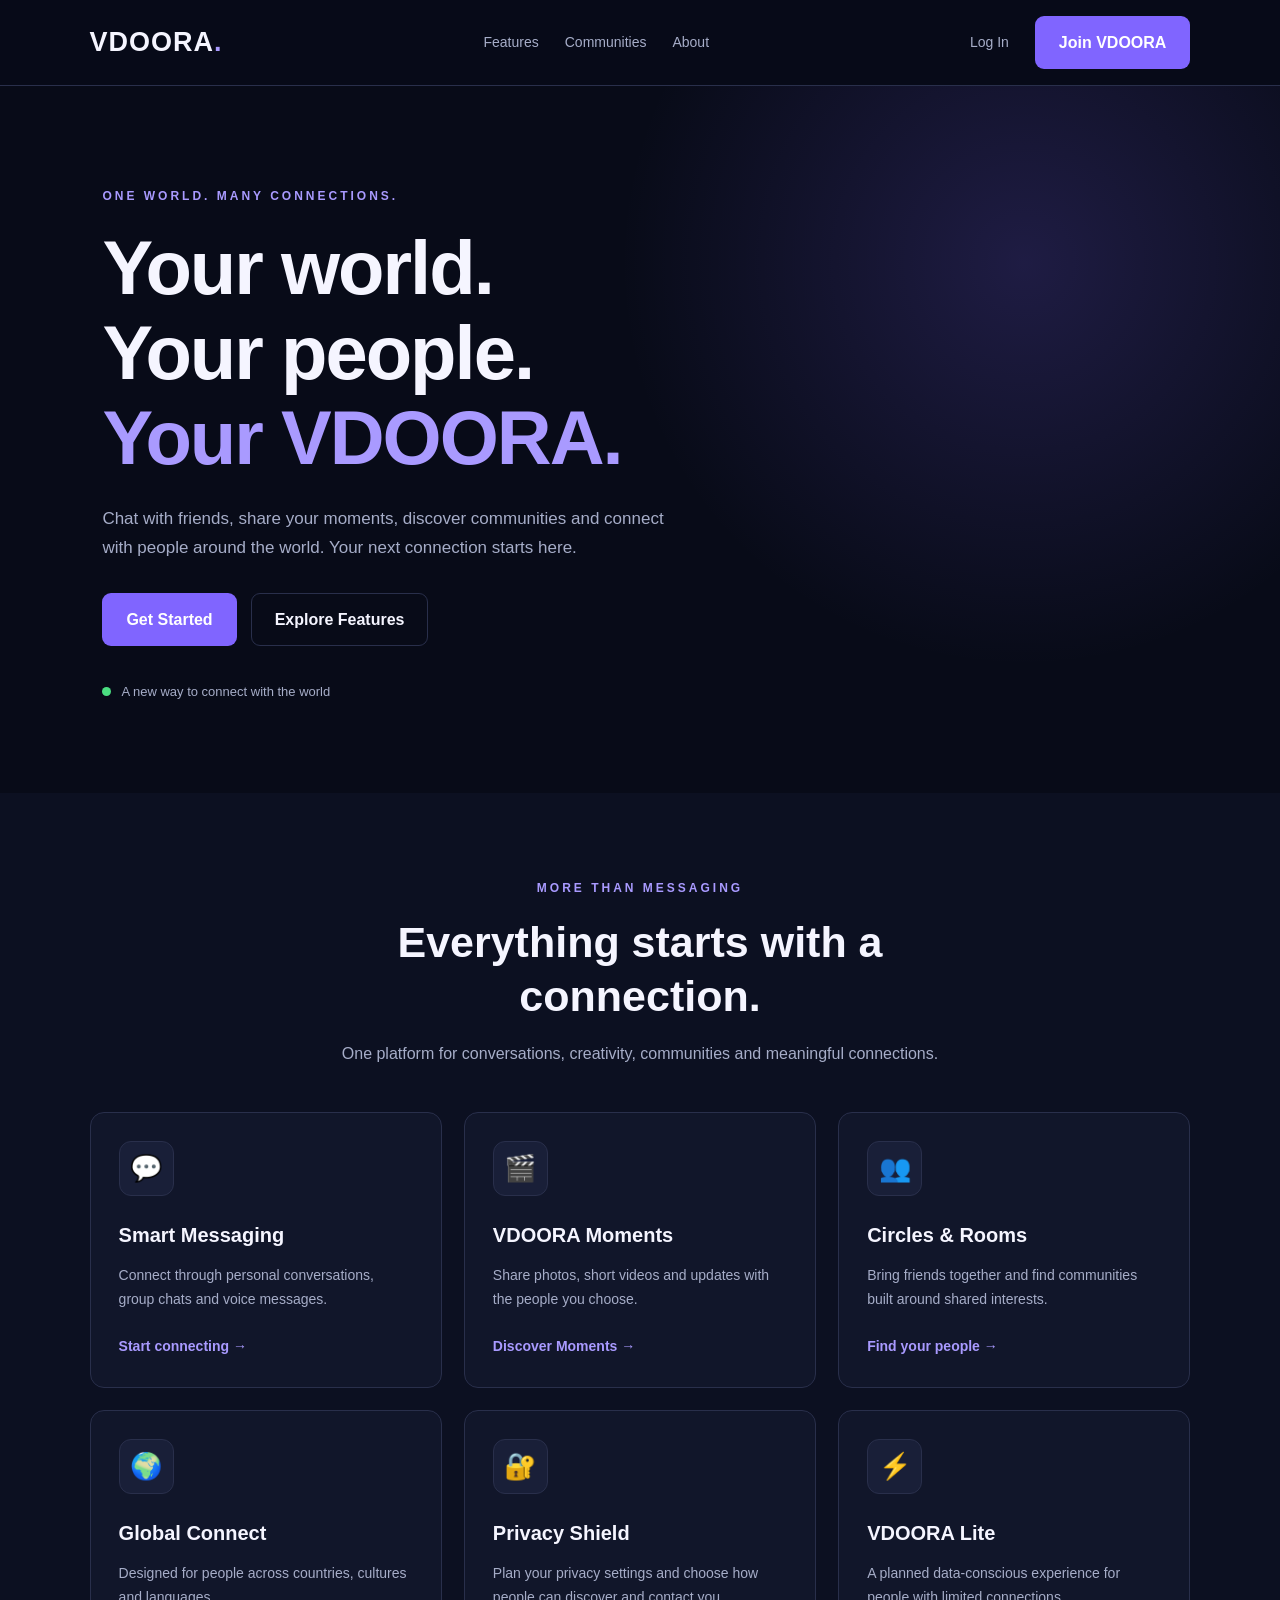
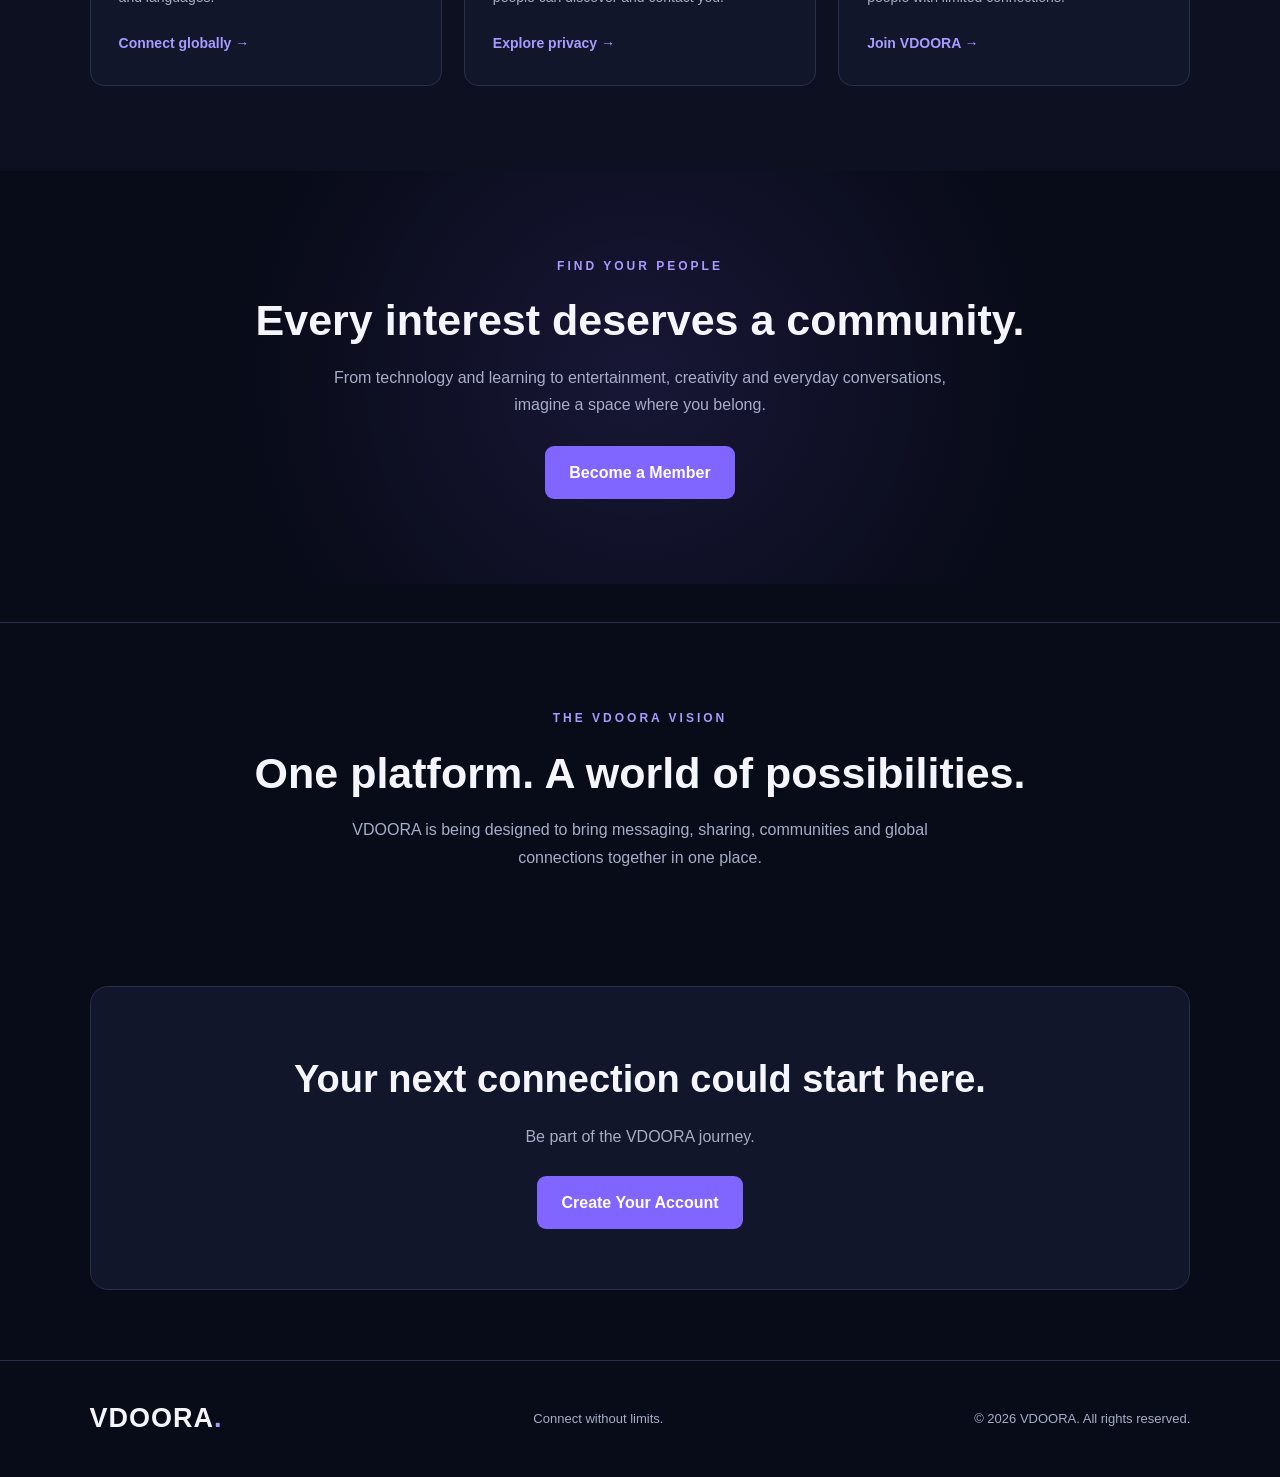
<file: index.html>
<!DOCTYPE html>
<html lang="en">
<head>
    <meta charset="UTF-8">
    <meta name="viewport" content="width=device-width, initial-scale=1.0">
    <meta name="description" content="VDOORA brings people together through messaging, moments and communities.">
    <title>VDOORA | Connect Without Limits</title>
    <link rel="stylesheet" href="style.css">
</head>
<body>

    <header class="site-header">
        <a href="index.html" class="logo">VDOORA<span>.</span></a>

        <nav class="main-nav">
            <a href="#features">Features</a>
            <a href="#communities">Communities</a>
            <a href="#about">About</a>
        </nav>

        <div class="header-actions">
            <a href="login.html" class="login-link">Log In</a>
            <a href="signup.html" class="btn btn-primary">Join VDOORA</a>
        </div>
    </header>

    <main>
        <section class="hero">
            <p class="eyebrow">ONE WORLD. MANY CONNECTIONS.</p>

            <h1>Your world.<br>
                Your people.<br>
                <span>Your VDOORA.</span>
            </h1>

            <p class="hero-text">
                Chat with friends, share your moments, discover
                communities and connect with people around the world.
                Your next connection starts here.
            </p>

            <div class="hero-actions">
                <a href="signup.html" class="btn btn-primary">
                    Get Started
                </a>

                <a href="#features" class="btn btn-outline">
                    Explore Features
                </a>
            </div>

            <div class="hero-note">
                <span class="status-dot"></span>
                A new way to connect with the world
            </div>
        </section>

        <section class="features section" id="features">
            <div class="section-heading">
                <p class="eyebrow">MORE THAN MESSAGING</p>
                <h2>Everything starts with a connection.</h2>
                <p>
                    One platform for conversations, creativity,
                    communities and meaningful connections.
                </p>
            </div>

            <div class="feature-grid">

                <article class="feature-card">
                    <div class="feature-icon">💬</div>
                    <h3>Smart Messaging</h3>
                    <p>
                        Connect through personal conversations,
                        group chats and voice messages.
                    </p>
                    <a href="signup.html">Start connecting →</a>
                </article>

                <article class="feature-card">
                    <div class="feature-icon">🎬</div>
                    <h3>VDOORA Moments</h3>
                    <p>
                        Share photos, short videos and updates
                        with the people you choose.
                    </p>
                    <a href="signup.html">Discover Moments →</a>
                </article>

                <article class="feature-card">
                    <div class="feature-icon">👥</div>
                    <h3>Circles & Rooms</h3>
                    <p>
                        Bring friends together and find communities
                        built around shared interests.
                    </p>
                    <a href="signup.html">Find your people →</a>
                </article>

                <article class="feature-card">
                    <div class="feature-icon">🌍</div>
                    <h3>Global Connect</h3>
                    <p>
                        Designed for people across countries,
                        cultures and languages.
                    </p>
                    <a href="signup.html">Connect globally →</a>
                </article>

                <article class="feature-card">
                    <div class="feature-icon">🔐</div>
                    <h3>Privacy Shield</h3>
                    <p>
                        Plan your privacy settings and choose
                        how people can discover and contact you.
                    </p>
                    <a href="signup.html">Explore privacy →</a>
                </article>

                <article class="feature-card">
                    <div class="feature-icon">⚡</div>
                    <h3>VDOORA Lite</h3>
                    <p>
                        A planned data-conscious experience
                        for people with limited connections.
                    </p>
                    <a href="signup.html">Join VDOORA →</a>
                </article>

            </div>
        </section>

        <section class="community-section section" id="communities">
            <p class="eyebrow">FIND YOUR PEOPLE</p>
            <h2>Every interest deserves a community.</h2>
            <p>
                From technology and learning to entertainment,
                creativity and everyday conversations,
                imagine a space where you belong.
            </p>
            <a href="signup.html" class="btn btn-primary">
                Become a Member
            </a>
        </section>

        <section class="about-section section" id="about">
            <p class="eyebrow">THE VDOORA VISION</p>
            <h2>One platform. A world of possibilities.</h2>
            <p>
                VDOORA is being designed to bring messaging,
                sharing, communities and global connections
                together in one place.
            </p>
        </section>

        <section class="final-cta">
            <h2>Your next connection could start here.</h2>
            <p>Be part of the VDOORA journey.</p>
            <a href="signup.html" class="btn btn-primary">
                Create Your Account
            </a>
        </section>
    </main>

    <footer class="site-footer">
        <a href="index.html" class="logo">VDOORA<span>.</span></a>
        <p>Connect without limits.</p>
        <p>&copy; 2026 VDOORA. All rights reserved.</p>
    </footer>
<script src="script.js"></script>
</body>
</html>
</file>
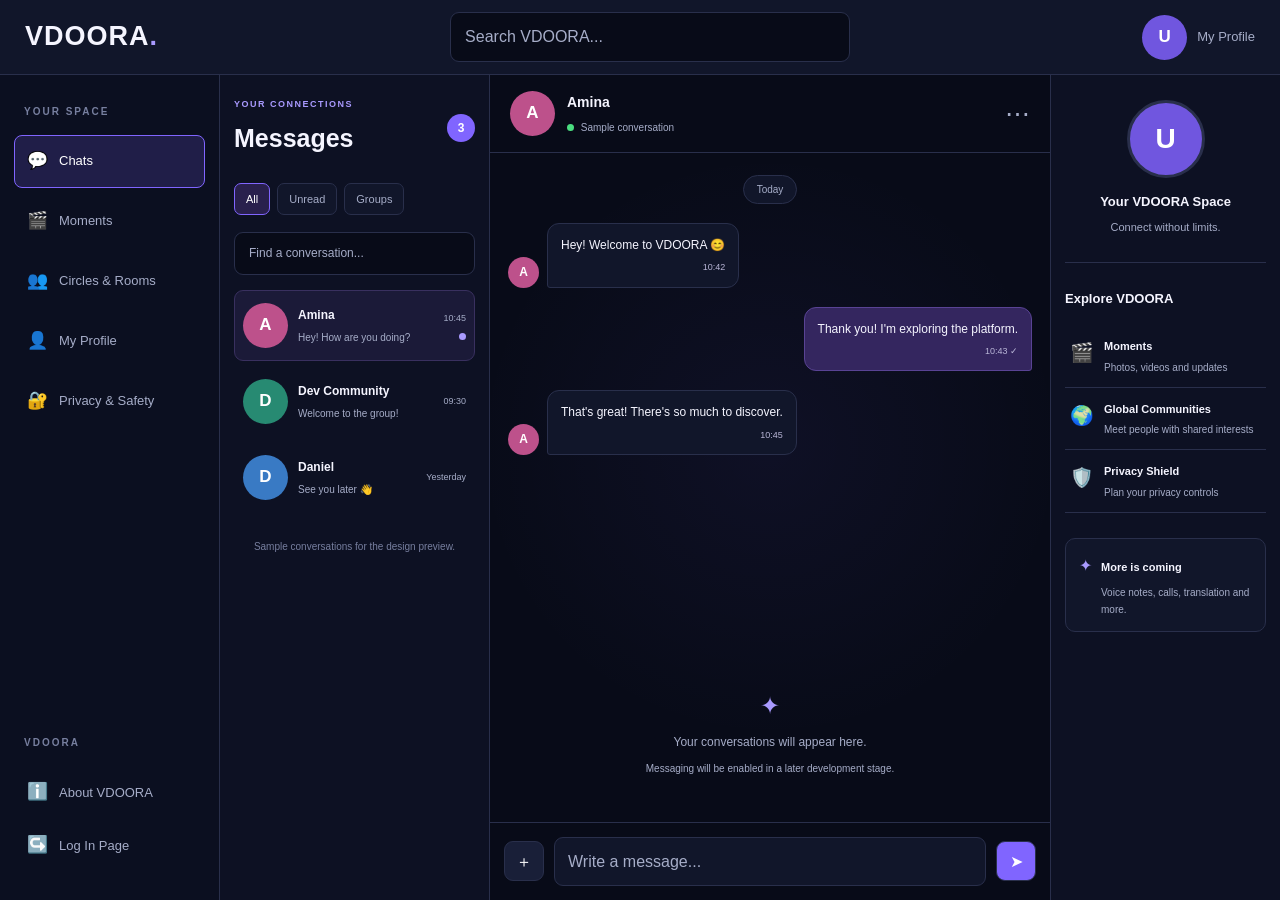
<file: chat.html>
<!DOCTYPE html>
<html lang="en">
<head>
    <meta charset="UTF-8">
    <meta name="viewport" content="width=device-width, initial-scale=1.0">
    <title>VDOORA | Dashboard</title>
    <link rel="stylesheet" href="style.css">
</head>
<body class="dashboard-page">

    <header class="dashboard-header">
        <a href="index.html" class="logo">VDOORA<span>.</span></a>

        <div class="dashboard-search">
            <input type="search" placeholder="Search VDOORA..." aria-label="Search VDOORA">
        </div>

        <a href="profile.html" class="profile-shortcut">
            <span class="avatar avatar-purple">U</span>
            <span>My Profile</span>
        </a>
    </header>

    <div class="dashboard-layout">

        <aside class="sidebar">
            <p class="sidebar-label">YOUR SPACE</p>

            <nav class="sidebar-nav">
                <a href="chat.html" class="sidebar-link active">
                    <span>💬</span> Chats
                </a>
                <a href="moments.html" class="sidebar-link">
                    <span>🎬</span> Moments
                </a>
                <a href="communities.html" class="sidebar-link">
                    <span>👥</span> Circles & Rooms
                </a>
                <a href="profile.html" class="sidebar-link">
                    <span>👤</span> My Profile
                </a>
                <a href="settings.html" class="sidebar-link">
                    <span>🔐</span> Privacy & Safety
                </a>
            </nav>

            <div class="sidebar-bottom">
                <p class="sidebar-label">VDOORA</p>
                <a href="index.html" class="sidebar-link">
                    <span>ℹ️</span> About VDOORA
                </a>
                <a href="login.html" class="sidebar-link">
                    <span>↪️</span> Log In Page
                </a>
            </div>
        </aside>

        <main class="chat-workspace">

            <section class="chat-list-panel">
                <div class="panel-heading">
                    <div>
                        <p class="eyebrow">YOUR CONNECTIONS</p>
                        <h1>Messages</h1>
                    </div>
                    <span class="count-badge">3</span>
                </div>

                <div class="chat-filter">
                    <a href="#all-chats" class="filter-active">All</a>
                    <a href="#unread-chats">Unread</a>
                    <a href="#groups">Groups</a>
                </div>

                <div class="chat-search">
                    <input type="search" placeholder="Find a conversation..." aria-label="Find a conversation">
                </div>

                <div class="conversation-list" id="all-chats">

                    <a href="#conversation-amina" class="conversation-item selected">
                        <span class="avatar avatar-pink">A</span>
                        <span class="conversation-details">
                            <strong>Amina</strong>
                            <span>Hey! How are you doing?</span>
                        </span>
                        <span class="conversation-meta">
                            <small>10:45</small>
                            <span class="unread-dot"></span>
                        </span>
                    </a>

                    <a href="#conversation-devs" class="conversation-item" id="groups">
                        <span class="avatar avatar-green">D</span>
                        <span class="conversation-details">
                            <strong>Dev Community</strong>
                            <span>Welcome to the group!</span>
                        </span>
                        <span class="conversation-meta">
                            <small>09:30</small>
                        </span>
                    </a>

                    <a href="#conversation-daniel" class="conversation-item">
                        <span class="avatar avatar-blue">D</span>
                        <span class="conversation-details">
                            <strong>Daniel</strong>
                            <span>See you later 👋</span>
                        </span>
                        <span class="conversation-meta">
                            <small>Yesterday</small>
                        </span>
                    </a>

                </div>

                <p class="demo-note">
                    Sample conversations for the design preview.
                </p>
            </section>

            <section class="conversation-panel" id="conversation-amina">

                <header class="conversation-header">
                    <span class="avatar avatar-pink">A</span>
                    <div class="person-heading">
                        <h2>Amina</h2>
                        <p><span class="status-dot"></span> Sample conversation</p>
                    </div>
                    <span class="conversation-actions">⋯</span>
                </header>

                <div class="message-area">
                    <div class="date-divider"><span>Today</span></div>

                    <div class="message-row received">
                        <span class="avatar avatar-pink small-avatar">A</span>
                        <div class="message-content">
                            <p>Hey! Welcome to VDOORA 😊</p>
                            <small>10:42</small>
                        </div>
                    </div>

                    <div class="message-row sent">
                        <div class="message-content">
                            <p>Thank you! I'm exploring the platform.</p>
                            <small>10:43 ✓</small>
                        </div>
                    </div>

                    <div class="message-row received">
                        <span class="avatar avatar-pink small-avatar">A</span>
                        <div class="message-content">
                            <p>That's great! There's so much to discover.</p>
                            <small>10:45</small>
                        </div>
                    </div>

                    <div class="message-placeholder">
                        <span>✦</span>
                        <p>Your conversations will appear here.</p>
                        <small>Messaging will be enabled in a later development stage.</small>
                    </div>
                </div>

                <form class="message-composer">
                    <button type="button" class="composer-icon" aria-label="Add attachment">＋</button>
                    <input type="text" placeholder="Write a message..." aria-label="Write a message" disabled>
                    <button type="button" class="send-button" disabled>➤</button>
                </form>

            </section>

            <aside class="info-panel">
                <div class="profile-preview">
                    <span class="avatar avatar-purple large-avatar">U</span>
                    <h2>Your VDOORA Space</h2>
                    <p>Connect without limits.</p>
                </div>

                <div class="info-divider"></div>

                <h3>Explore VDOORA</h3>

                <a href="moments.html" class="explore-item">
                    <span class="explore-icon">🎬</span>
                    <span>
                        <strong>Moments</strong>
                        <small>Photos, videos and updates</small>
                    </span>
                </a>

                <a href="communities.html" class="explore-item">
                    <span class="explore-icon">🌍</span>
                    <span>
                        <strong>Global Communities</strong>
                        <small>Meet people with shared interests</small>
                    </span>
                </a>

                <a href="settings.html" class="explore-item">
                    <span class="explore-icon">🛡️</span>
                    <span>
                        <strong>Privacy Shield</strong>
                        <small>Plan your privacy controls</small>
                    </span>
                </a>

                <div class="coming-soon">
                    <span>✦</span>
                    <div>
                        <strong>More is coming</strong>
                        <p>Voice notes, calls, translation and more.</p>
                    </div>
                </div>
            </aside>

        </main>
    </div>
<script src="script.js"></script>
</body>
</html>
</file>
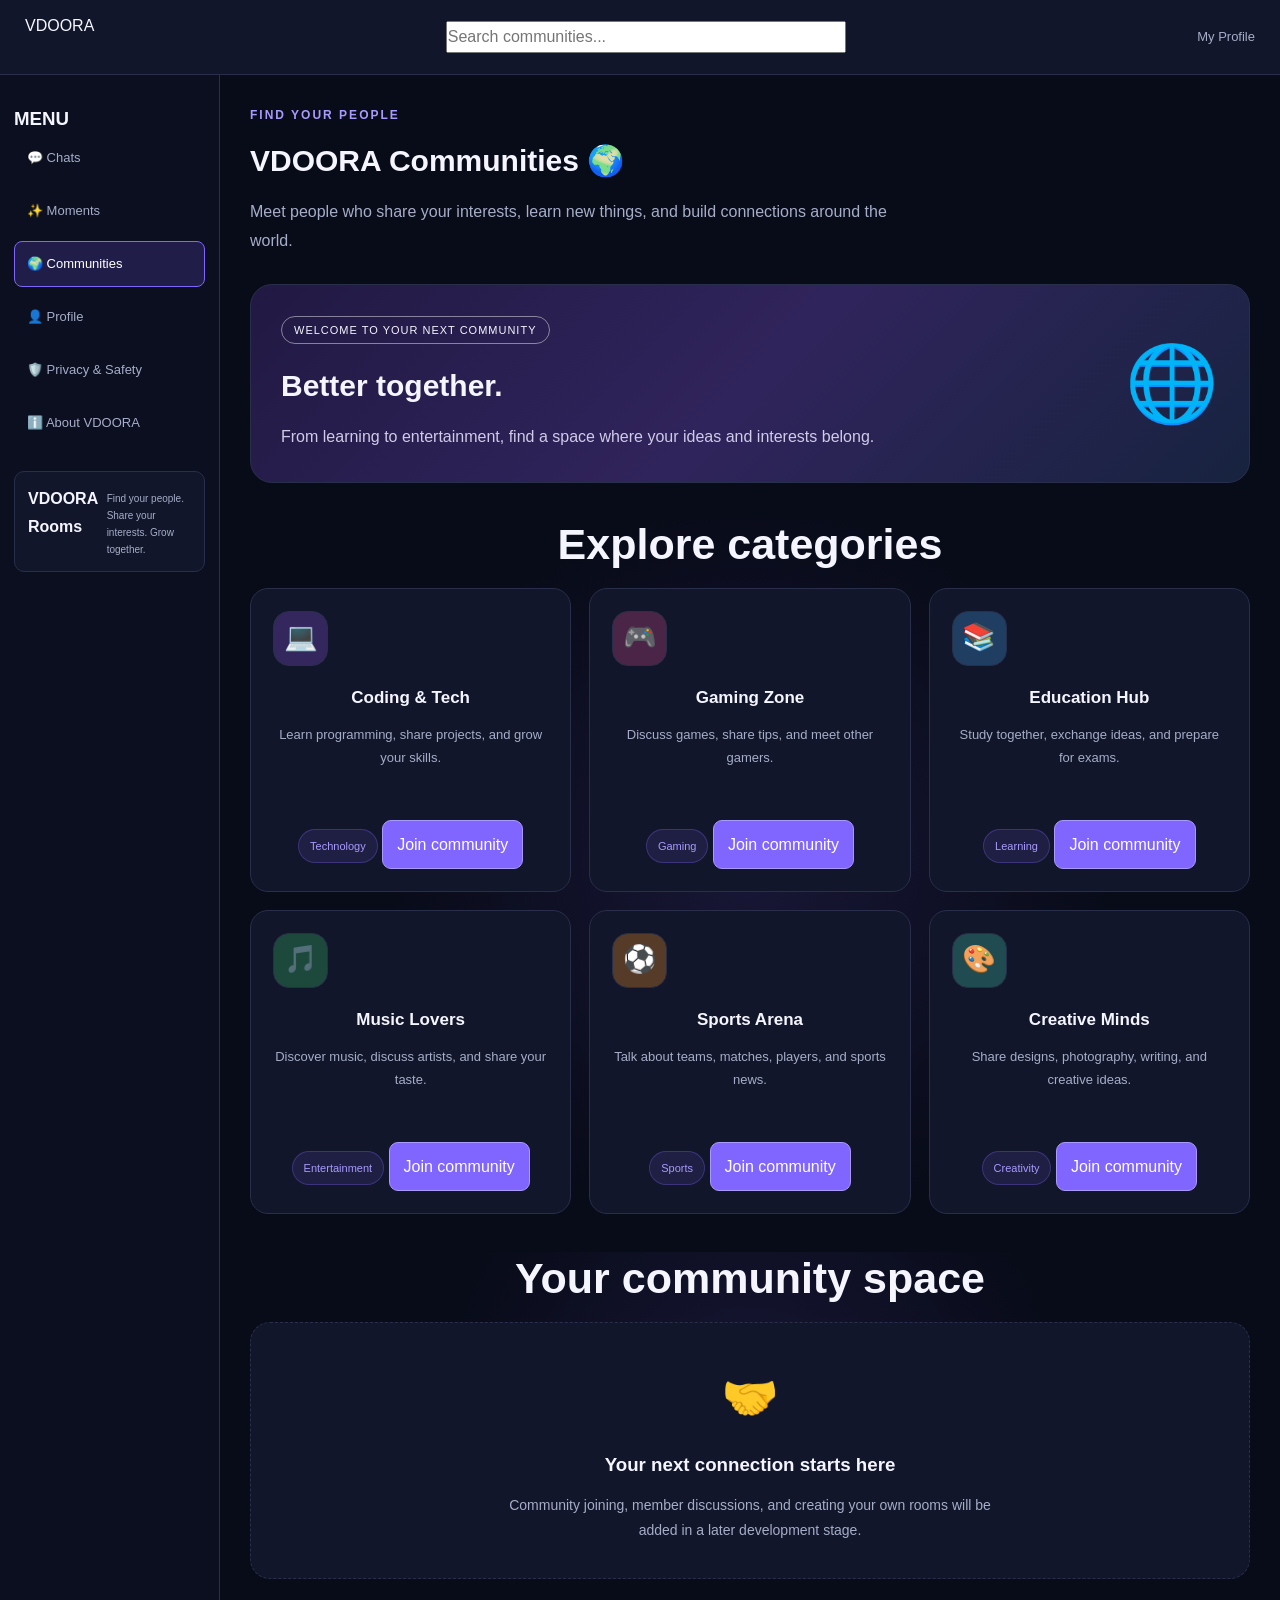
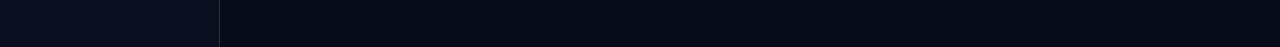
<file: communities.html>
<!DOCTYPE html>
<html lang="en">
<head>
    <meta charset="UTF-8">
    <meta name="viewport" content="width=device-width, initial-scale=1.0">
    <title>VDOORA | Communities</title>
    <link rel="stylesheet" href="style.css">
</head>

<body class="dashboard-page">

    <header class="dashboard-header">
        <a href="index.html" class="auth-logo">VDOORA</a>

        <input
            type="search"
            class="dashboard-search"
            placeholder="Search communities..."
        >

        <a href="profile.html" class="profile-shortcut">My Profile</a>
    </header>

    <div class="dashboard-layout">

        <aside class="sidebar">
            <h3>MENU</h3>

            <nav class="sidebar-nav">
                <a href="chat.html" class="sidebar-link">💬 Chats</a>
                <a href="moments.html" class="sidebar-link">✨ Moments</a>
                <a href="communities.html" class="sidebar-link">🌍 Communities</a>
                <a href="profile.html" class="sidebar-link">👤 Profile</a>
                <a href="settings.html" class="sidebar-link">🛡️ Privacy & Safety</a>
                <a href="index.html" class="sidebar-link">ℹ️ About VDOORA</a>
            </nav>

            <div class="coming-soon">
                <h4>VDOORA Rooms</h4>
                <p>Find your people. Share your interests. Grow together.</p>
            </div>
        </aside>

        <main class="communities-main">

            <section class="communities-heading">
                <p class="section-label">FIND YOUR PEOPLE</p>
                <h1>VDOORA Communities 🌍</h1>
                <p>
                    Meet people who share your interests, learn new things,
                    and build connections around the world.
                </p>
            </section>

            <section class="community-feature">
                <div>
                    <span class="coming-label">WELCOME TO YOUR NEXT COMMUNITY</span>
                    <h2>Better together.</h2>
                    <p>
                        From learning to entertainment, find a space where
                        your ideas and interests belong.
                    </p>
                </div>
                <div class="community-feature-icon">🌐</div>
            </section>

            <section class="community-section">
                <h2 class="moments-section-heading">Explore categories</h2>

                <div class="community-grid">

                    <article class="community-card">
                        <div class="community-icon community-purple">💻</div>
                        <h3>Coding & Tech</h3>
                        <p>Learn programming, share projects, and grow your skills.</p>
                        <span class="community-tag">Technology</span>
                    </article>

                    <article class="community-card">
                        <div class="community-icon community-pink">🎮</div>
                        <h3>Gaming Zone</h3>
                        <p>Discuss games, share tips, and meet other gamers.</p>
                        <span class="community-tag">Gaming</span>
                    </article>

                    <article class="community-card">
                        <div class="community-icon community-blue">📚</div>
                        <h3>Education Hub</h3>
                        <p>Study together, exchange ideas, and prepare for exams.</p>
                        <span class="community-tag">Learning</span>
                    </article>

                    <article class="community-card">
                        <div class="community-icon community-green">🎵</div>
                        <h3>Music Lovers</h3>
                        <p>Discover music, discuss artists, and share your taste.</p>
                        <span class="community-tag">Entertainment</span>
                    </article>

                    <article class="community-card">
                        <div class="community-icon community-orange">⚽</div>
                        <h3>Sports Arena</h3>
                        <p>Talk about teams, matches, players, and sports news.</p>
                        <span class="community-tag">Sports</span>
                    </article>

                    <article class="community-card">
                        <div class="community-icon community-teal">🎨</div>
                        <h3>Creative Minds</h3>
                        <p>Share designs, photography, writing, and creative ideas.</p>
                        <span class="community-tag">Creativity</span>
                    </article>

                </div>
            </section>

            <section class="community-section">
                <h2 class="moments-section-heading">Your community space</h2>

                <div class="community-empty">
                    <div>🤝</div>
                    <h3>Your next connection starts here</h3>
                    <p>
                        Community joining, member discussions, and creating
                        your own rooms will be added in a later development stage.
                    </p>
                </div>
            </section>

        </main>
    </div>
<script src="script.js"></script>
</body>
</html>
</file>
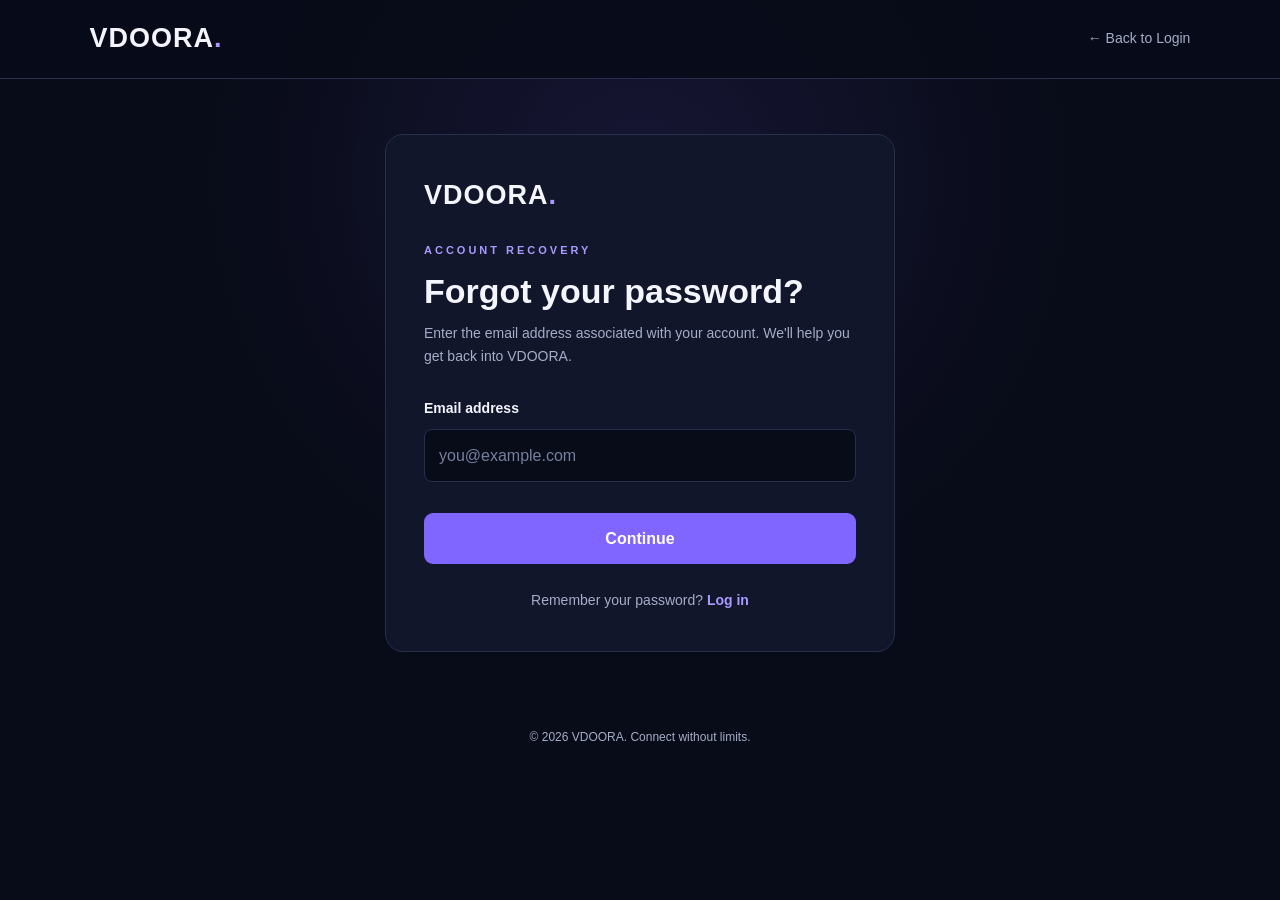
<file: forgot-password.html>
<!DOCTYPE html>
<html lang="en">
<head>
    <meta charset="UTF-8">
    <meta name="viewport" content="width=device-width, initial-scale=1.0">
    <title>Forgot Password | VDOORA</title>
    <link rel="stylesheet" href="style.css">
</head>
<body class="auth-page">

    <header class="site-header">
        <a href="index.html" class="logo">VDOORA<span>.</span></a>
        <a href="login.html" class="login-link">← Back to Login</a>
    </header>

    <main class="auth-container">
        <section class="auth-card">

            <a href="index.html" class="logo auth-logo">
                VDOORA<span>.</span>
            </a>

            <p class="eyebrow">ACCOUNT RECOVERY</p>
            <h1>Forgot your password?</h1>

            <p class="auth-description">
                Enter the email address associated with your account.
                We'll help you get back into VDOORA.
            </p>

            <form action="reset-password.html" method="get">

                <div class="form-group">
                    <label for="email">Email address</label>
                    <input
                        type="email"
                        id="email"
                        name="email"
                        placeholder="you@example.com"
                        autocomplete="email"
                        required
                    >
                </div>

                <button type="submit" class="btn btn-primary form-submit">
                    Continue
                </button>

            </form>

            <p class="auth-switch">
                Remember your password?
                <a href="login.html">Log in</a>
            </p>

        </section>
    </main>

    <footer class="auth-footer">
        <p>© 2026 VDOORA. Connect without limits.</p>
    </footer>
<script src="script.js"></script>
</body>
</html>
</file>
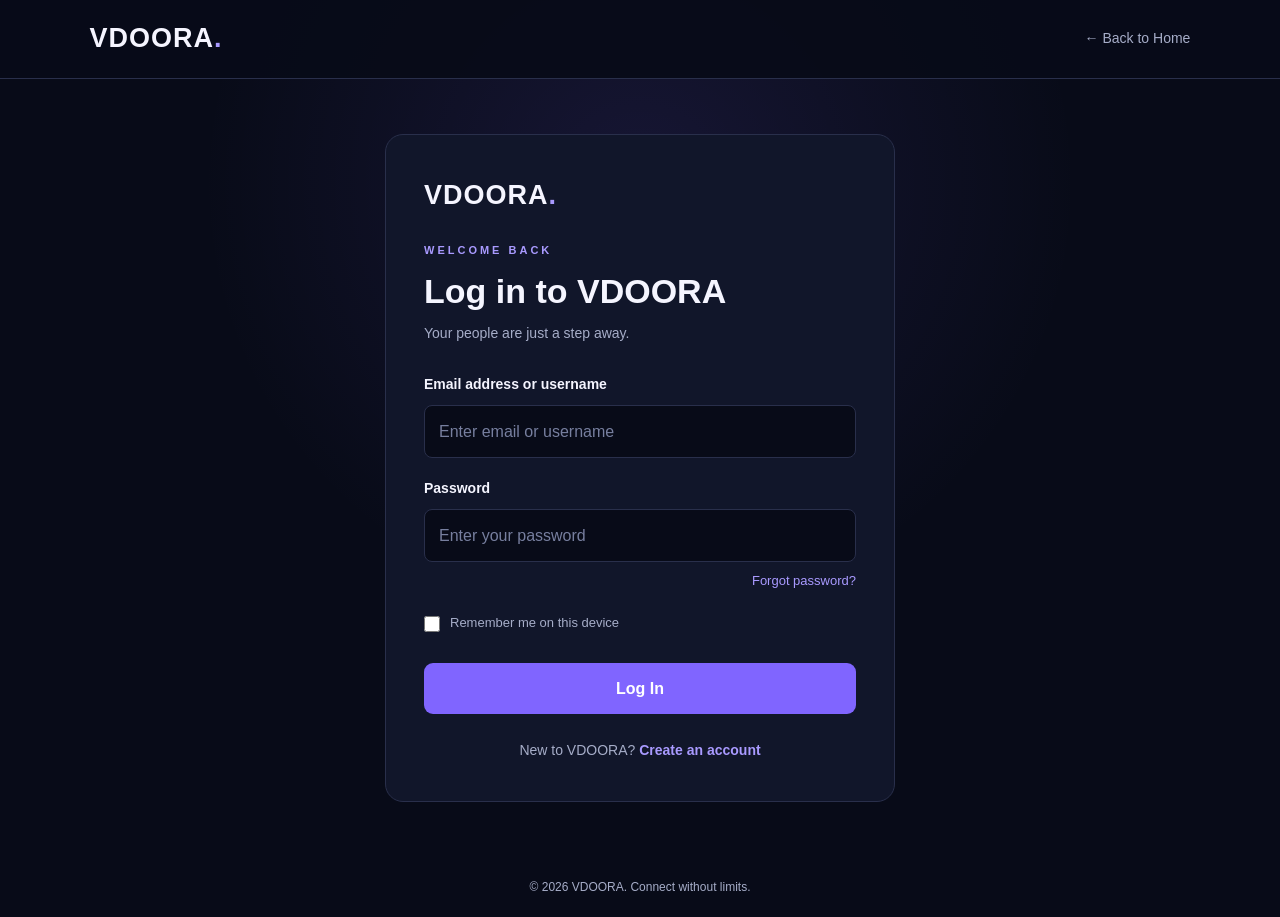
<file: login.html>
<!DOCTYPE html>
<html lang="en">
<head>
    <meta charset="UTF-8">
    <meta name="viewport" content="width=device-width, initial-scale=1.0">
    <title>Log In | VDOORA</title>
    <link rel="stylesheet" href="style.css">
</head>
<body class="auth-page">

    <header class="site-header">
        <a href="index.html" class="logo">VDOORA<span>.</span></a>
        <a href="index.html" class="login-link">← Back to Home</a>
    </header>

    <main class="auth-container">
        <section class="auth-card">

            <a href="index.html" class="logo auth-logo">
                VDOORA<span>.</span>
            </a>

            <p class="eyebrow">WELCOME BACK</p>
            <h1>Log in to VDOORA</h1>
            <p class="auth-description">
                Your people are just a step away.
            </p>

            <form action="chat.html" method="get">

                <div class="form-group">
                    <label for="email">Email address or username</label>
                    <input
                        type="text"
                        id="email"
                        name="email"
                        placeholder="Enter email or username"
                        autocomplete="username"
                        required
                    >
                </div>

                <div class="form-group">
                    <label for="password">Password</label>
                    <input
                        type="password"
                        id="password"
                        name="password"
                        placeholder="Enter your password"
                        autocomplete="current-password"
                        required
                    >
                    <a href="forgot-password.html" class="forgot-link">
                        Forgot password?
                    </a>
                </div>

                <label class="checkbox-row">
                    <input type="checkbox" name="remember" value="yes">
                    <span>Remember me on this device</span>
                </label>

                <button type="submit" class="btn btn-primary form-submit">
                    Log In
                </button>

            </form>

            <p class="auth-switch">
                New to VDOORA?
                <a href="signup.html">Create an account</a>
            </p>

        </section>
    </main>

    <footer class="auth-footer">
        <p>© 2026 VDOORA. Connect without limits.</p>
    </footer>
<script src="script.js"></script>
</body>
</html>
</file>
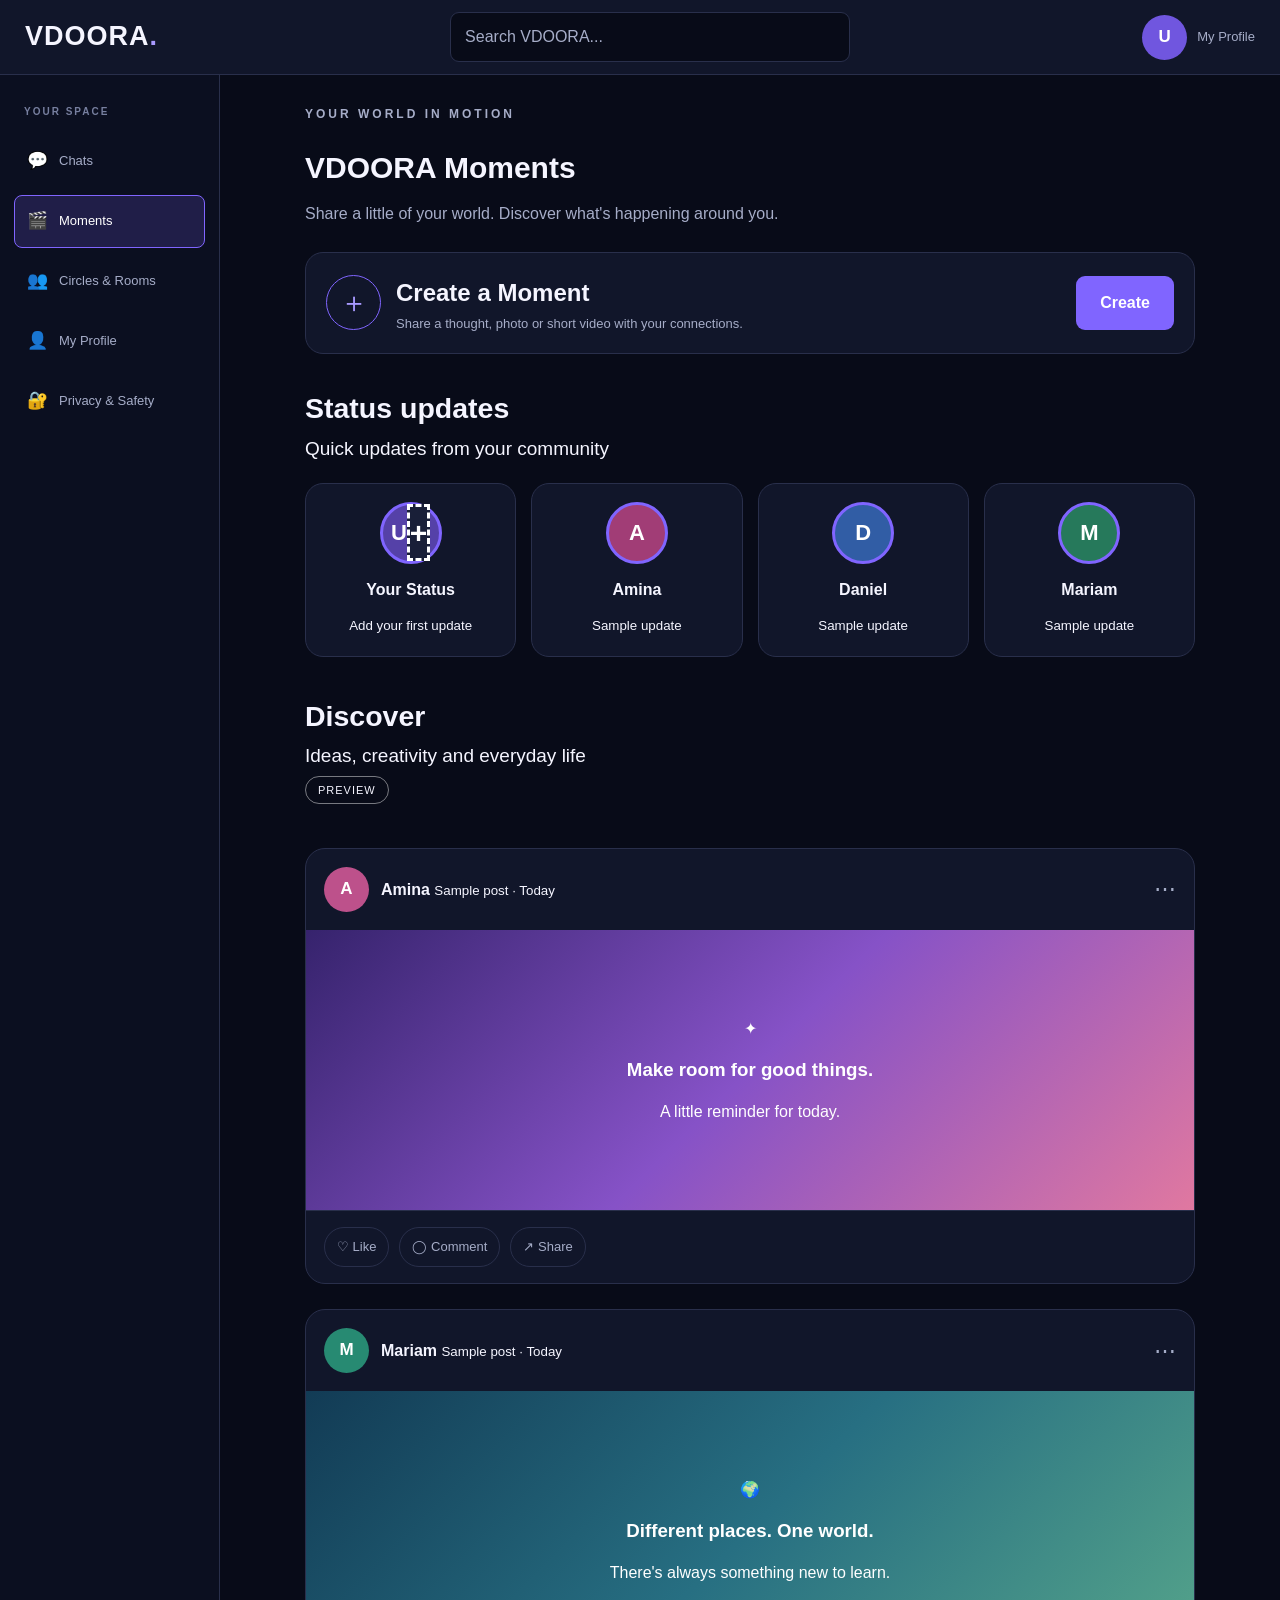
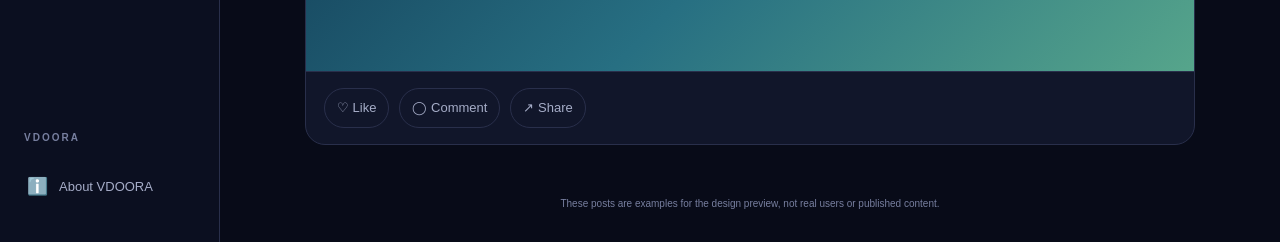
<file: moments.html>
<!DOCTYPE html>
<html lang="en">
<head>
    <meta charset="UTF-8">
    <meta name="viewport" content="width=device-width, initial-scale=1.0">
    <title>Moments | VDOORA</title>
    <link rel="stylesheet" href="style.css">
</head>
<body class="dashboard-page">

    <header class="dashboard-header">
        <a href="index.html" class="logo">VDOORA<span>.</span></a>

        <div class="dashboard-search">
            <input type="search" placeholder="Search VDOORA..." aria-label="Search VDOORA">
        </div>

        <a href="profile.html" class="profile-shortcut">
            <span class="avatar avatar-purple">U</span>
            <span>My Profile</span>
        </a>
    </header>

    <div class="dashboard-layout">

        <aside class="sidebar">
            <p class="sidebar-label">YOUR SPACE</p>

            <nav class="sidebar-nav">
                <a href="chat.html" class="sidebar-link">
                    <span>💬</span> Chats
                </a>

                <a href="moments.html" class="sidebar-link active">
                    <span>🎬</span> Moments
                </a>

                <a href="communities.html" class="sidebar-link">
                    <span>👥</span> Circles & Rooms
                </a>

                <a href="profile.html" class="sidebar-link">
                    <span>👤</span> My Profile
                </a>

                <a href="settings.html" class="sidebar-link">
                    <span>🔐</span> Privacy & Safety
                </a>
            </nav>

            <div class="sidebar-bottom">
                <p class="sidebar-label">VDOORA</p>
                <a href="index.html" class="sidebar-link">
                    <span>ℹ️</span> About VDOORA
                </a>
            </div>
        </aside>

        <main class="moments-main">

            <section class="moments-heading">
                <p class="eyebrow">YOUR WORLD IN MOTION</p>
                <h1>VDOORA Moments</h1>
                <p>
                    Share a little of your world.
                    Discover what's happening around you.
                </p>
            </section>

            <section class="create-moment-card">
                <div class="create-moment-icon">＋</div>

                <div class="create-moment-text">
                    <h2>Create a Moment</h2>
                    <p>
                        Share a thought, photo or short video
                        with your connections.
                    </p>
                </div>

                <button type="button" class="btn btn-primary" disabled>
                    Create
                </button>
            </section>

            <section class="status-section">
                <div class="moments-section-heading">
                    <div>
                        <h2>Status updates</h2>
                        <p>Quick updates from your community</p>
                    </div>
                </div>

                <div class="status-list">

                    <article class="status-card own-status">
                        <div class="status-avatar status-purple">
                            <span>U</span>
                            <span class="status-plus">+</span>
                        </div>
                        <strong>Your Status</strong>
                        <small>Add your first update</small>
                    </article>

                    <article class="status-card">
                        <div class="status-avatar status-pink">
                            <span>A</span>
                        </div>
                        <strong>Amina</strong>
                        <small>Sample update</small>
                    </article>

                    <article class="status-card">
                        <div class="status-avatar status-blue">
                            <span>D</span>
                        </div>
                        <strong>Daniel</strong>
                        <small>Sample update</small>
                    </article>

                    <article class="status-card">
                        <div class="status-avatar status-green">
                            <span>M</span>
                        </div>
                        <strong>Mariam</strong>
                        <small>Sample update</small>
                    </article>

                </div>
            </section>

            <section class="moment-feed">
                <div class="moments-section-heading">
                    <div>
                        <h2>Discover</h2>
                        <p>Ideas, creativity and everyday life</p>
                    </div>

                    <span class="coming-label">PREVIEW</span>
                </div>

                <article class="moment-post">
                    <div class="moment-post-header">
                        <span class="avatar avatar-pink">A</span>

                        <div>
                            <strong>Amina</strong>
                            <small>Sample post · Today</small>
                        </div>

                        <span class="post-menu">⋯</span>
                    </div>

                    <div class="moment-visual moment-visual-one">
                        <span>✦</span>
                        <h3>Make room for good things.</h3>
                        <p>A little reminder for today.</p>
                    </div>

                    <div class="moment-post-footer">
                        <span>♡ Like</span>
                        <span>◯ Comment</span>
                        <span>↗ Share</span>
                    </div>
                </article>

                <article class="moment-post">
                    <div class="moment-post-header">
                        <span class="avatar avatar-green">M</span>

                        <div>
                            <strong>Mariam</strong>
                            <small>Sample post · Today</small>
                        </div>

                        <span class="post-menu">⋯</span>
                    </div>

                    <div class="moment-visual moment-visual-two">
                        <span>🌍</span>
                        <h3>Different places. One world.</h3>
                        <p>There's always something new to learn.</p>
                    </div>

                    <div class="moment-post-footer">
                        <span>♡ Like</span>
                        <span>◯ Comment</span>
                        <span>↗ Share</span>
                    </div>
                </article>

                <p class="demo-note">
                    These posts are examples for the design preview,
                    not real users or published content.
                </p>
            </section>

        </main>
    </div>
<script src="script.js"></script>
</body>
</html>
</file>
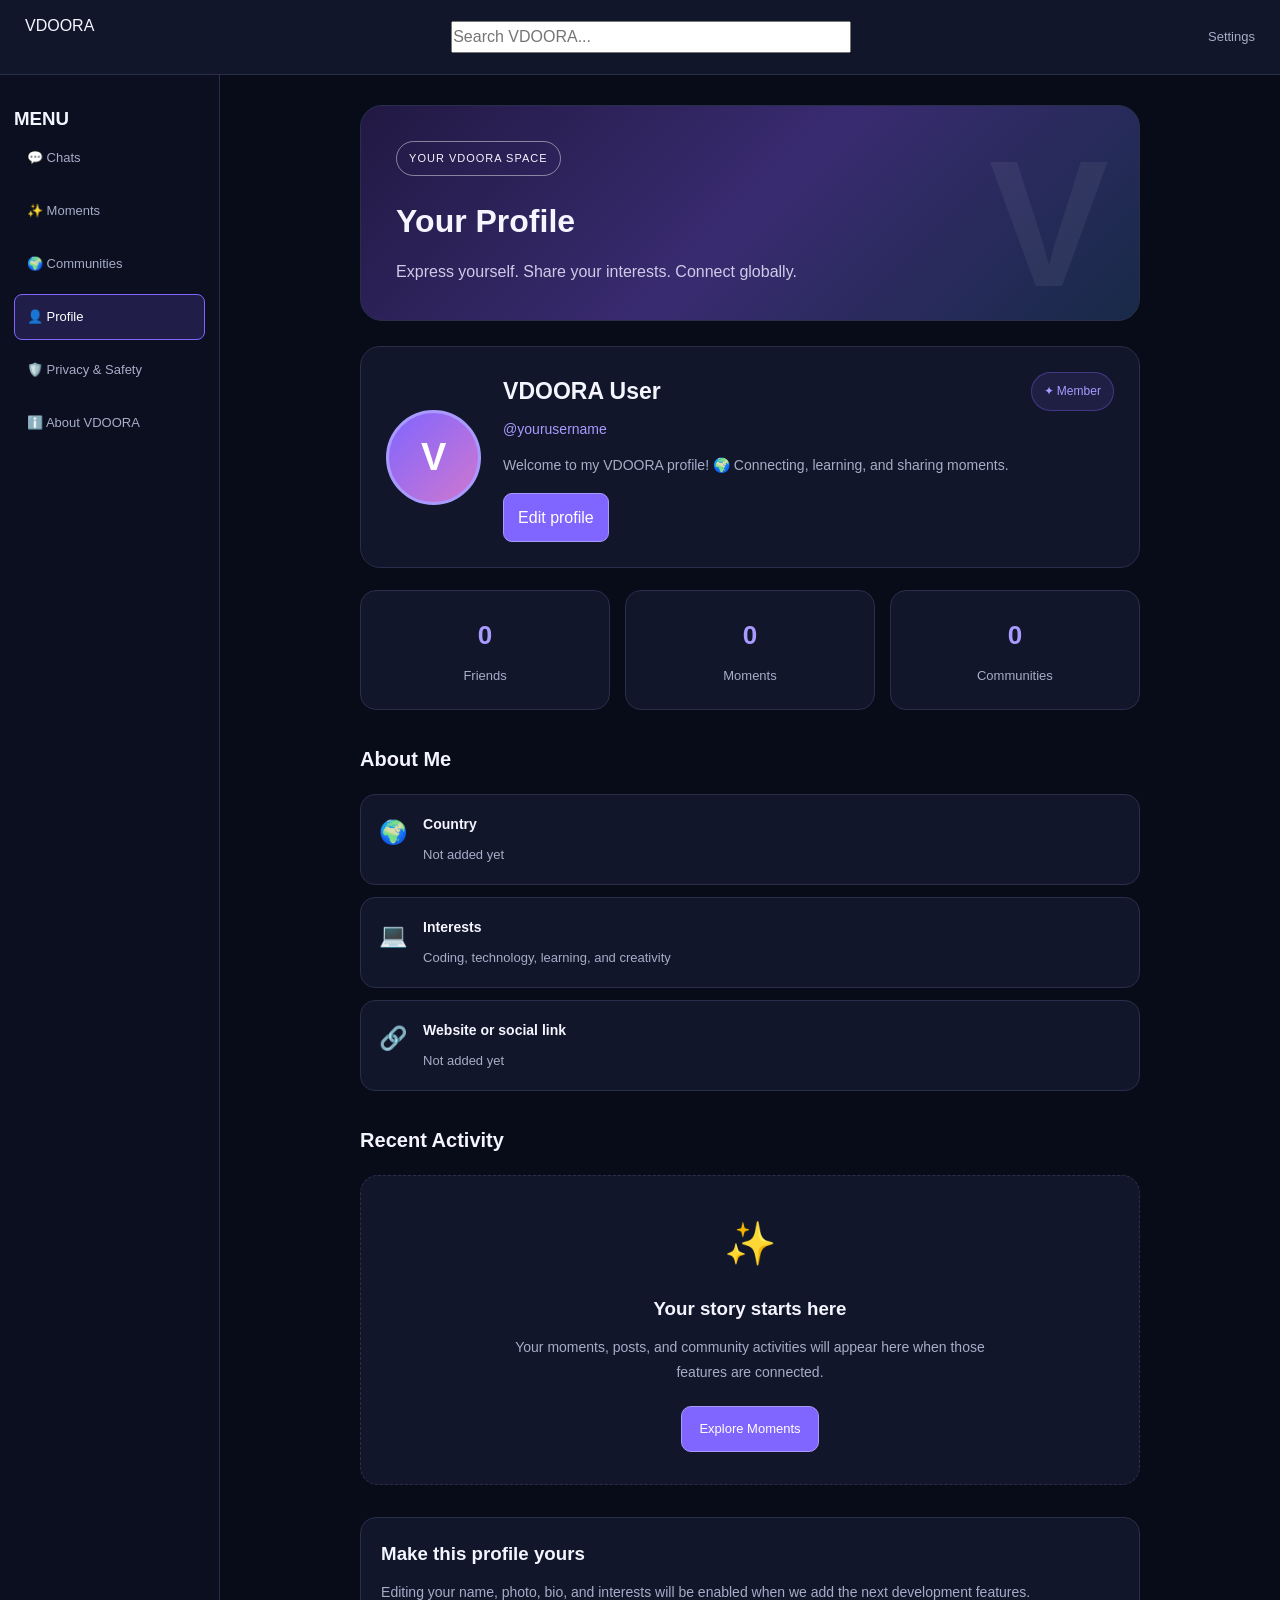
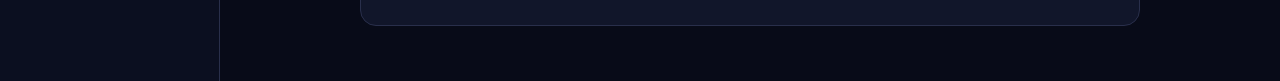
<file: profile.html>
<!DOCTYPE html>
<html lang="en">
<head>
    <meta charset="UTF-8">
    <meta name="viewport" content="width=device-width, initial-scale=1.0">
    <title>VDOORA | Profile</title>
    <link rel="stylesheet" href="style.css">
</head>

<body class="dashboard-page">

    <header class="dashboard-header">
        <a href="index.html" class="auth-logo">VDOORA</a>
        <input type="search" class="dashboard-search"
               placeholder="Search VDOORA...">
        <a href="settings.html" class="profile-shortcut">Settings</a>
    </header>

    <div class="dashboard-layout">

        <aside class="sidebar">
            <h3>MENU</h3>

            <nav class="sidebar-nav">
                <a href="chat.html" class="sidebar-link">💬 Chats</a>
                <a href="moments.html" class="sidebar-link">✨ Moments</a>
                <a href="communities.html" class="sidebar-link">🌍 Communities</a>
                <a href="profile.html" class="sidebar-link">👤 Profile</a>
                <a href="settings.html" class="sidebar-link">🛡️ Privacy & Safety</a>
                <a href="index.html" class="sidebar-link">ℹ️ About VDOORA</a>
            </nav>
        </aside>

        <main class="profile-main">

            <section class="profile-banner">
                <div class="profile-banner-decoration">V</div>
                <span class="coming-label">YOUR VDOORA SPACE</span>
                <h1>Your Profile</h1>
                <p>Express yourself. Share your interests. Connect globally.</p>
            </section>

            <section class="profile-card">

                <div class="profile-avatar-large">V</div>

                <div class="profile-identity">
                    <h2>VDOORA User</h2>
                    <p class="profile-username">@yourusername</p>
                    <p class="profile-bio">
                        Welcome to my VDOORA profile! 🌍
                        Connecting, learning, and sharing moments.
                    </p>
                </div>

                <div class="profile-badge">✦ Member</div>

            </section>

            <section class="profile-stats">

                <article class="profile-stat">
                    <h3>0</h3>
                    <p>Friends</p>
                </article>

                <article class="profile-stat">
                    <h3>0</h3>
                    <p>Moments</p>
                </article>

                <article class="profile-stat">
                    <h3>0</h3>
                    <p>Communities</p>
                </article>

            </section>

            <section class="profile-section">
                <h2>About Me</h2>

                <div class="profile-detail-list">
                    <div class="profile-detail">
                        <span>🌍</span>
                        <div>
                            <h4>Country</h4>
                            <p>Not added yet</p>
                        </div>
                    </div>

                    <div class="profile-detail">
                        <span>💻</span>
                        <div>
                            <h4>Interests</h4>
                            <p>Coding, technology, learning, and creativity</p>
                        </div>
                    </div>

                    <div class="profile-detail">
                        <span>🔗</span>
                        <div>
                            <h4>Website or social link</h4>
                            <p>Not added yet</p>
                        </div>
                    </div>
                </div>
            </section>

            <section class="profile-section">
                <h2>Recent Activity</h2>

                <div class="profile-empty">
                    <div>✨</div>
                    <h3>Your story starts here</h3>
                    <p>
                        Your moments, posts, and community activities
                        will appear here when those features are connected.
                    </p>
                    <a href="moments.html" class="profile-action-link">
                        Explore Moments
                    </a>
                </div>
            </section>

            <section class="profile-edit-notice">
                <h3>Make this profile yours</h3>
                <p>
                    Editing your name, photo, bio, and interests will be
                    enabled when we add the next development features.
                </p>
            </section>

        </main>
    </div>
<script src="script.js"></script>
</body>
</html>
</file>
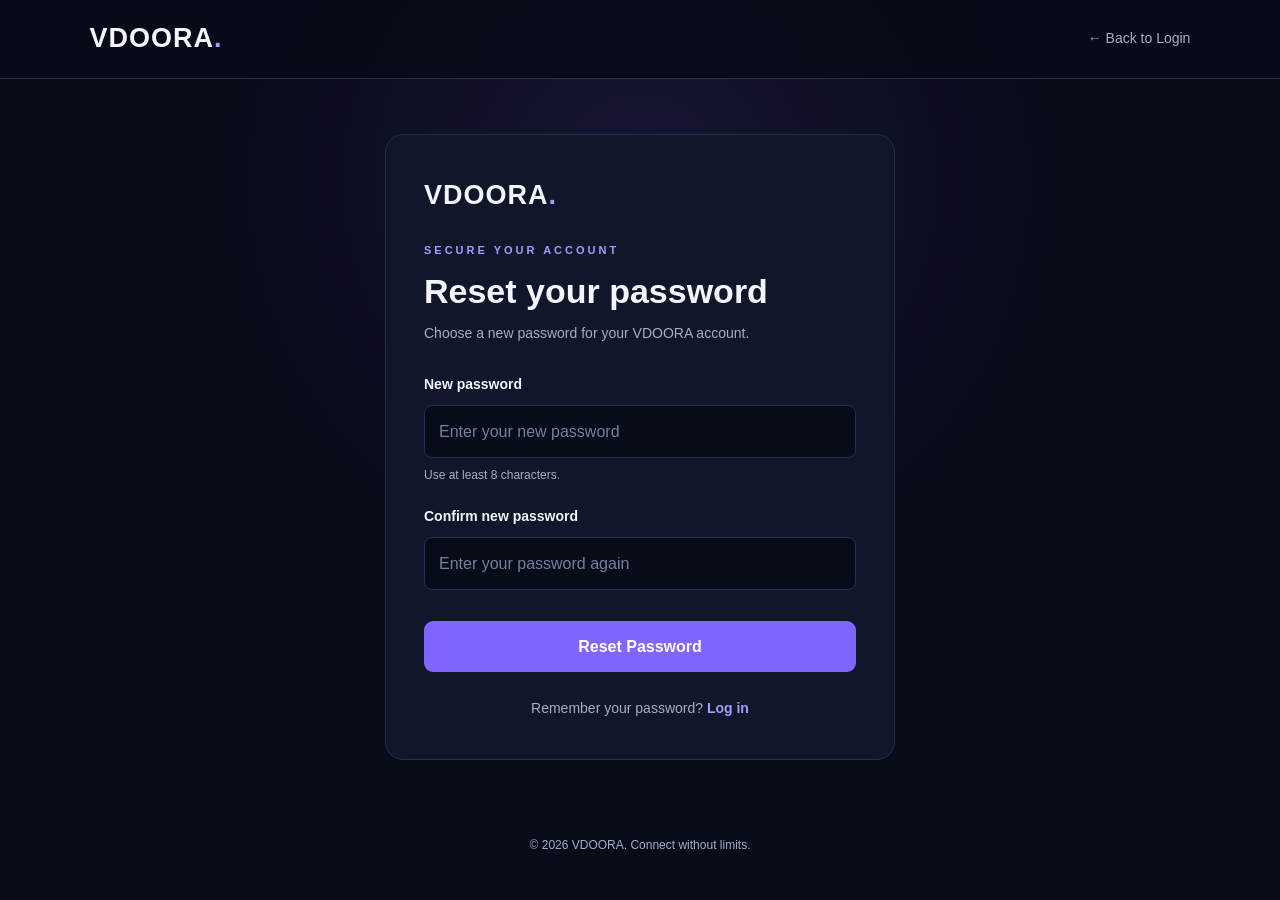
<file: reset-password.html>
<!DOCTYPE html>
<html lang="en">
<head>
    <meta charset="UTF-8">
    <meta name="viewport" content="width=device-width, initial-scale=1.0">
    <title>Reset Password | VDOORA</title>
    <link rel="stylesheet" href="style.css">
</head>
<body class="auth-page">

    <header class="site-header">
        <a href="index.html" class="logo">VDOORA<span>.</span></a>
        <a href="login.html" class="login-link">← Back to Login</a>
    </header>

    <main class="auth-container">
        <section class="auth-card">

            <a href="index.html" class="logo auth-logo">
                VDOORA<span>.</span>
            </a>

            <p class="eyebrow">SECURE YOUR ACCOUNT</p>
            <h1>Reset your password</h1>

            <p class="auth-description">
                Choose a new password for your VDOORA account.
            </p>

            <form action="login.html" method="get">

                <div class="form-group">
                    <label for="new-password">New password</label>
                    <input
                        type="password"
                        id="new-password"
                        name="new-password"
                        placeholder="Enter your new password"
                        autocomplete="new-password"
                        minlength="8"
                        required
                    >
                    <small>Use at least 8 characters.</small>
                </div>

                <div class="form-group">
                    <label for="confirm-password">Confirm new password</label>
                    <input
                        type="password"
                        id="confirm-password"
                        name="confirm-password"
                        placeholder="Enter your password again"
                        minlength="8"
                        autocomplete="new-password"
                        required
                    >
                </div>

                <button type="submit" class="btn btn-primary form-submit">
                    Reset Password
                </button>

            </form>

            <p class="auth-switch">
                Remember your password?
                <a href="login.html">Log in</a>
            </p>

        </section>
    </main>

    <footer class="auth-footer">
        <p>© 2026 VDOORA. Connect without limits.</p>
    </footer>
<script src="script.js"></script>
</body>
</html>
</file>
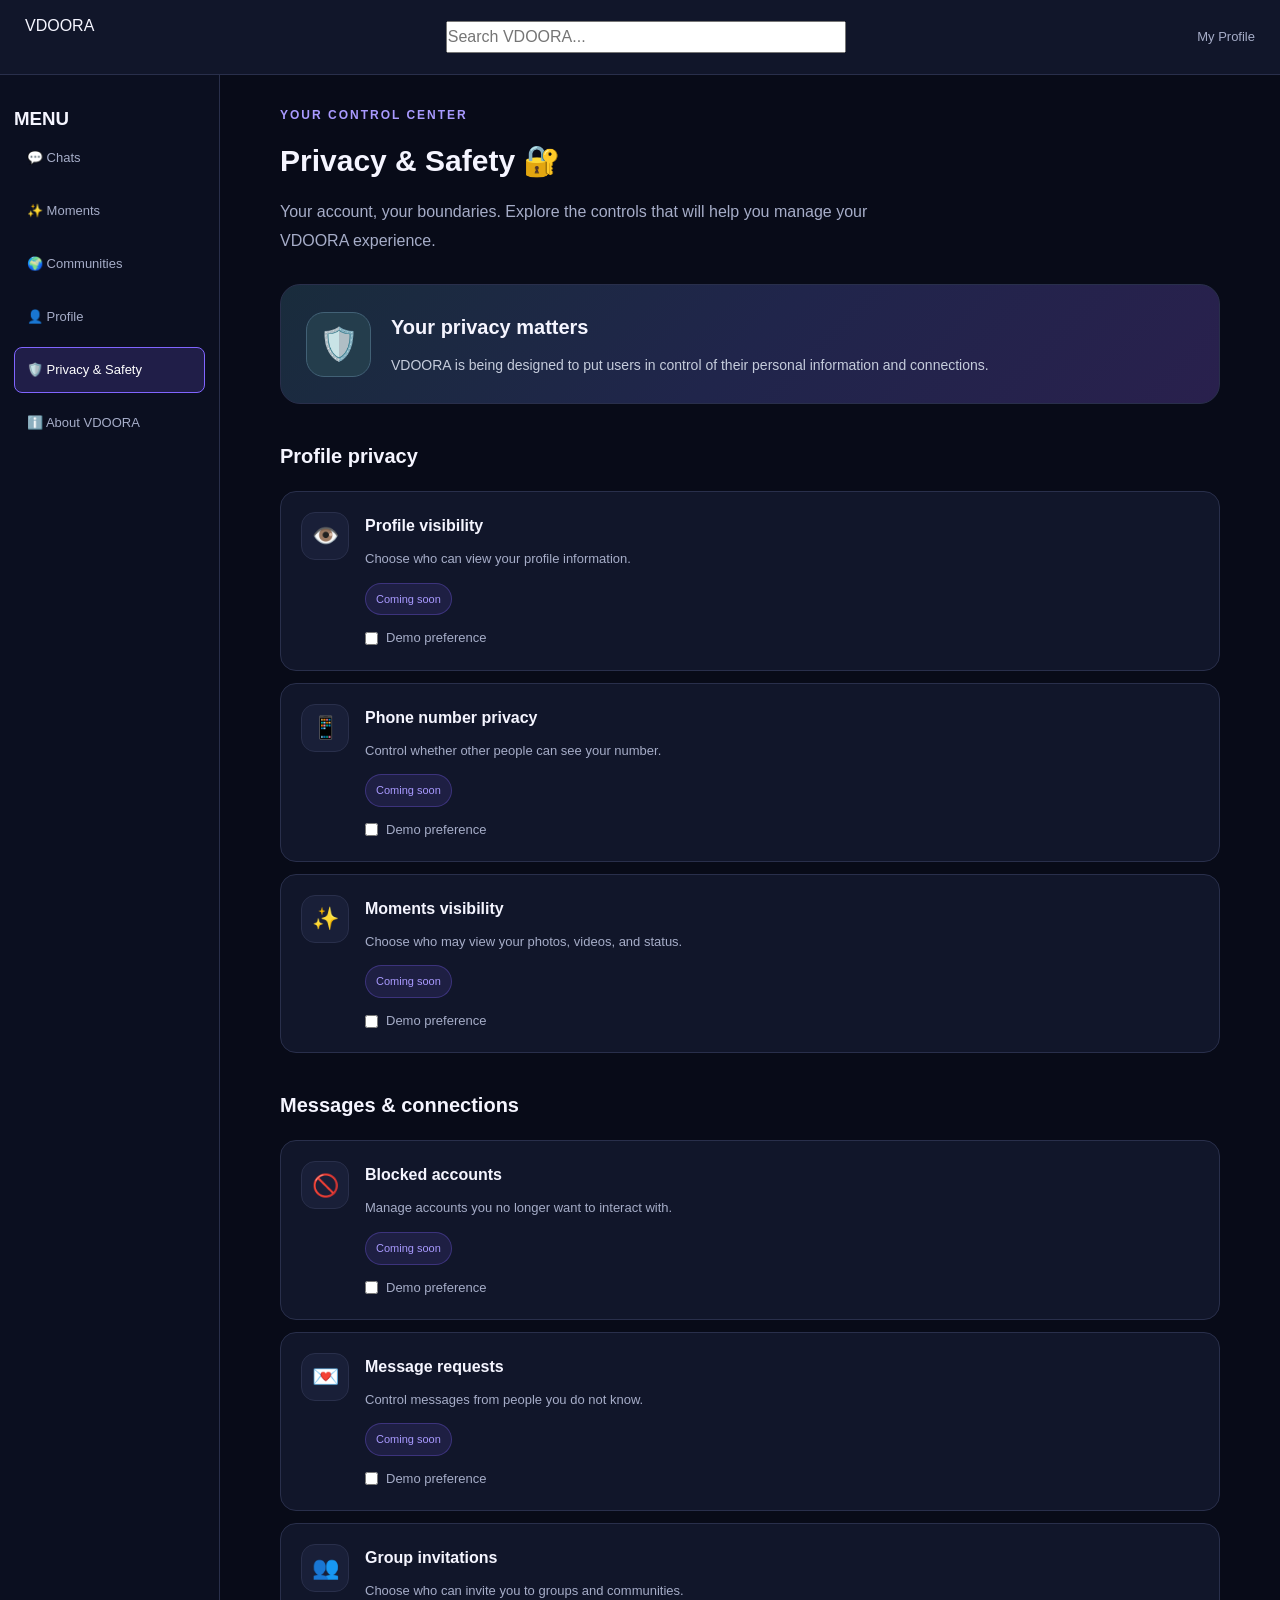
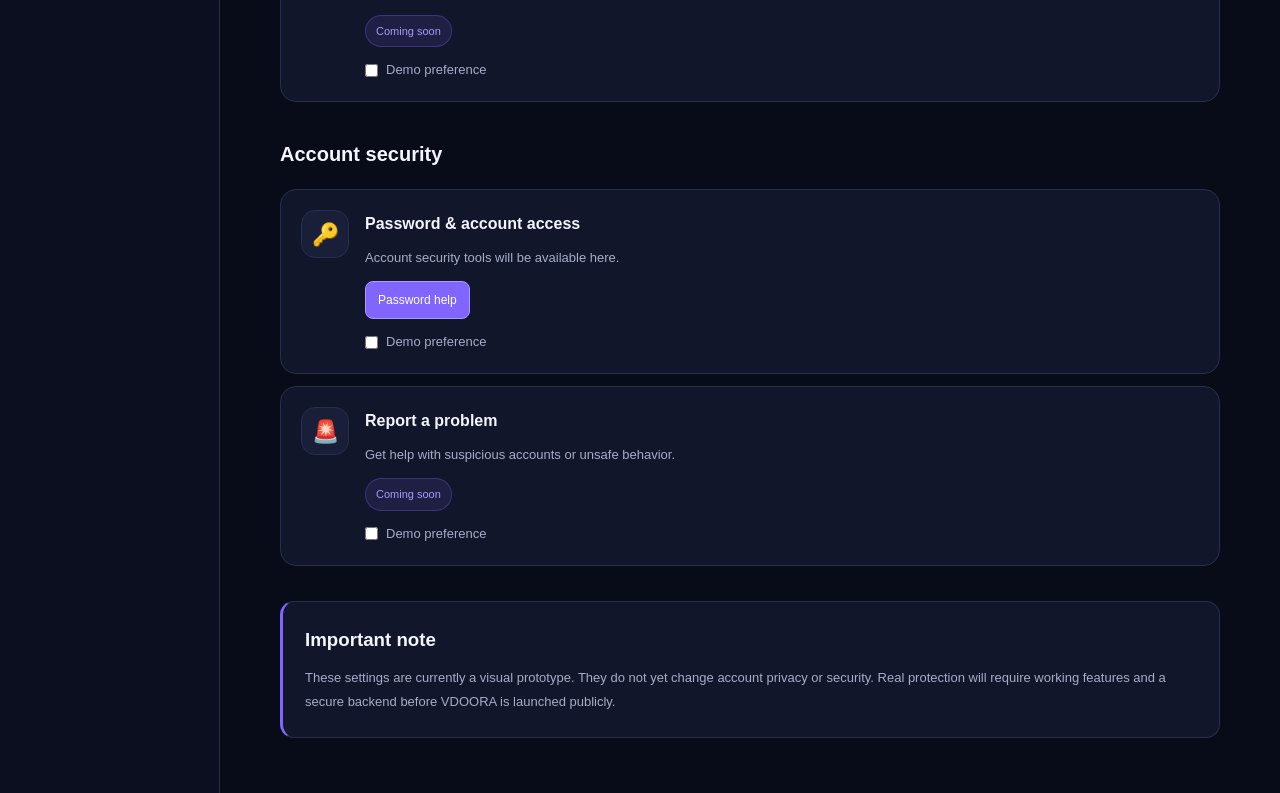
<file: settings.html>
<!DOCTYPE html>
<html lang="en">
<head>
    <meta charset="UTF-8">
    <meta name="viewport" content="width=device-width, initial-scale=1.0">
    <title>VDOORA | Privacy & Safety</title>
    <link rel="stylesheet" href="style.css">
</head>

<body class="dashboard-page">

    <header class="dashboard-header">
        <a href="index.html" class="auth-logo">VDOORA</a>

        <input
            type="search"
            class="dashboard-search"
            placeholder="Search VDOORA..."
        >

        <a href="profile.html" class="profile-shortcut">My Profile</a>
    </header>

    <div class="dashboard-layout">

        <aside class="sidebar">
            <h3>MENU</h3>

            <nav class="sidebar-nav">
                <a href="chat.html" class="sidebar-link">💬 Chats</a>
                <a href="moments.html" class="sidebar-link">✨ Moments</a>
                <a href="communities.html" class="sidebar-link">🌍 Communities</a>
                <a href="profile.html" class="sidebar-link">👤 Profile</a>
                <a href="settings.html" class="sidebar-link">🛡️ Privacy & Safety</a>
                <a href="index.html" class="sidebar-link">ℹ️ About VDOORA</a>
            </nav>
        </aside>

        <main class="settings-main">

            <section class="settings-heading">
                <p class="section-label">YOUR CONTROL CENTER</p>
                <h1>Privacy & Safety 🔐</h1>
                <p>
                    Your account, your boundaries. Explore the controls
                    that will help you manage your VDOORA experience.
                </p>
            </section>

            <section class="safety-banner">
                <div class="safety-banner-icon">🛡️</div>
                <div>
                    <h2>Your privacy matters</h2>
                    <p>
                        VDOORA is being designed to put users in control
                        of their personal information and connections.
                    </p>
                </div>
            </section>

            <section class="settings-section">
                <h2>Profile privacy</h2>

                <article class="setting-card">
                    <div class="setting-icon">👁️</div>
                    <div class="setting-content">
                        <h3>Profile visibility</h3>
                        <p>Choose who can view your profile information.</p>
                        <span class="setting-status">Coming soon</span>
                    </div>
                </article>

                <article class="setting-card">
                    <div class="setting-icon">📱</div>
                    <div class="setting-content">
                        <h3>Phone number privacy</h3>
                        <p>Control whether other people can see your number.</p>
                        <span class="setting-status">Coming soon</span>
                    </div>
                </article>

                <article class="setting-card">
                    <div class="setting-icon">✨</div>
                    <div class="setting-content">
                        <h3>Moments visibility</h3>
                        <p>Choose who may view your photos, videos, and status.</p>
                        <span class="setting-status">Coming soon</span>
                    </div>
                </article>
            </section>

            <section class="settings-section">
                <h2>Messages & connections</h2>

                <article class="setting-card">
                    <div class="setting-icon">🚫</div>
                    <div class="setting-content">
                        <h3>Blocked accounts</h3>
                        <p>Manage accounts you no longer want to interact with.</p>
                        <span class="setting-status">Coming soon</span>
                    </div>
                </article>

                <article class="setting-card">
                    <div class="setting-icon">💌</div>
                    <div class="setting-content">
                        <h3>Message requests</h3>
                        <p>Control messages from people you do not know.</p>
                        <span class="setting-status">Coming soon</span>
                    </div>
                </article>

                <article class="setting-card">
                    <div class="setting-icon">👥</div>
                    <div class="setting-content">
                        <h3>Group invitations</h3>
                        <p>Choose who can invite you to groups and communities.</p>
                        <span class="setting-status">Coming soon</span>
                    </div>
                </article>
            </section>

            <section class="settings-section">
                <h2>Account security</h2>

                <article class="setting-card">
                    <div class="setting-icon">🔑</div>
                    <div class="setting-content">
                        <h3>Password & account access</h3>
                        <p>Account security tools will be available here.</p>
                        <a href="forgot-password.html" class="setting-link">
                            Password help
                        </a>
                    </div>
                </article>

                <article class="setting-card">
                    <div class="setting-icon">🚨</div>
                    <div class="setting-content">
                        <h3>Report a problem</h3>
                        <p>Get help with suspicious accounts or unsafe behavior.</p>
                        <span class="setting-status">Coming soon</span>
                    </div>
                </article>
            </section>

            <section class="settings-note">
                <h3>Important note</h3>
                <p>
                    These settings are currently a visual prototype.
                    They do not yet change account privacy or security.
                    Real protection will require working features and a secure
                    backend before VDOORA is launched publicly.
                </p>
            </section>

        </main>
    </div>
<script src="script.js"></script>
</body>
</html>
</file>
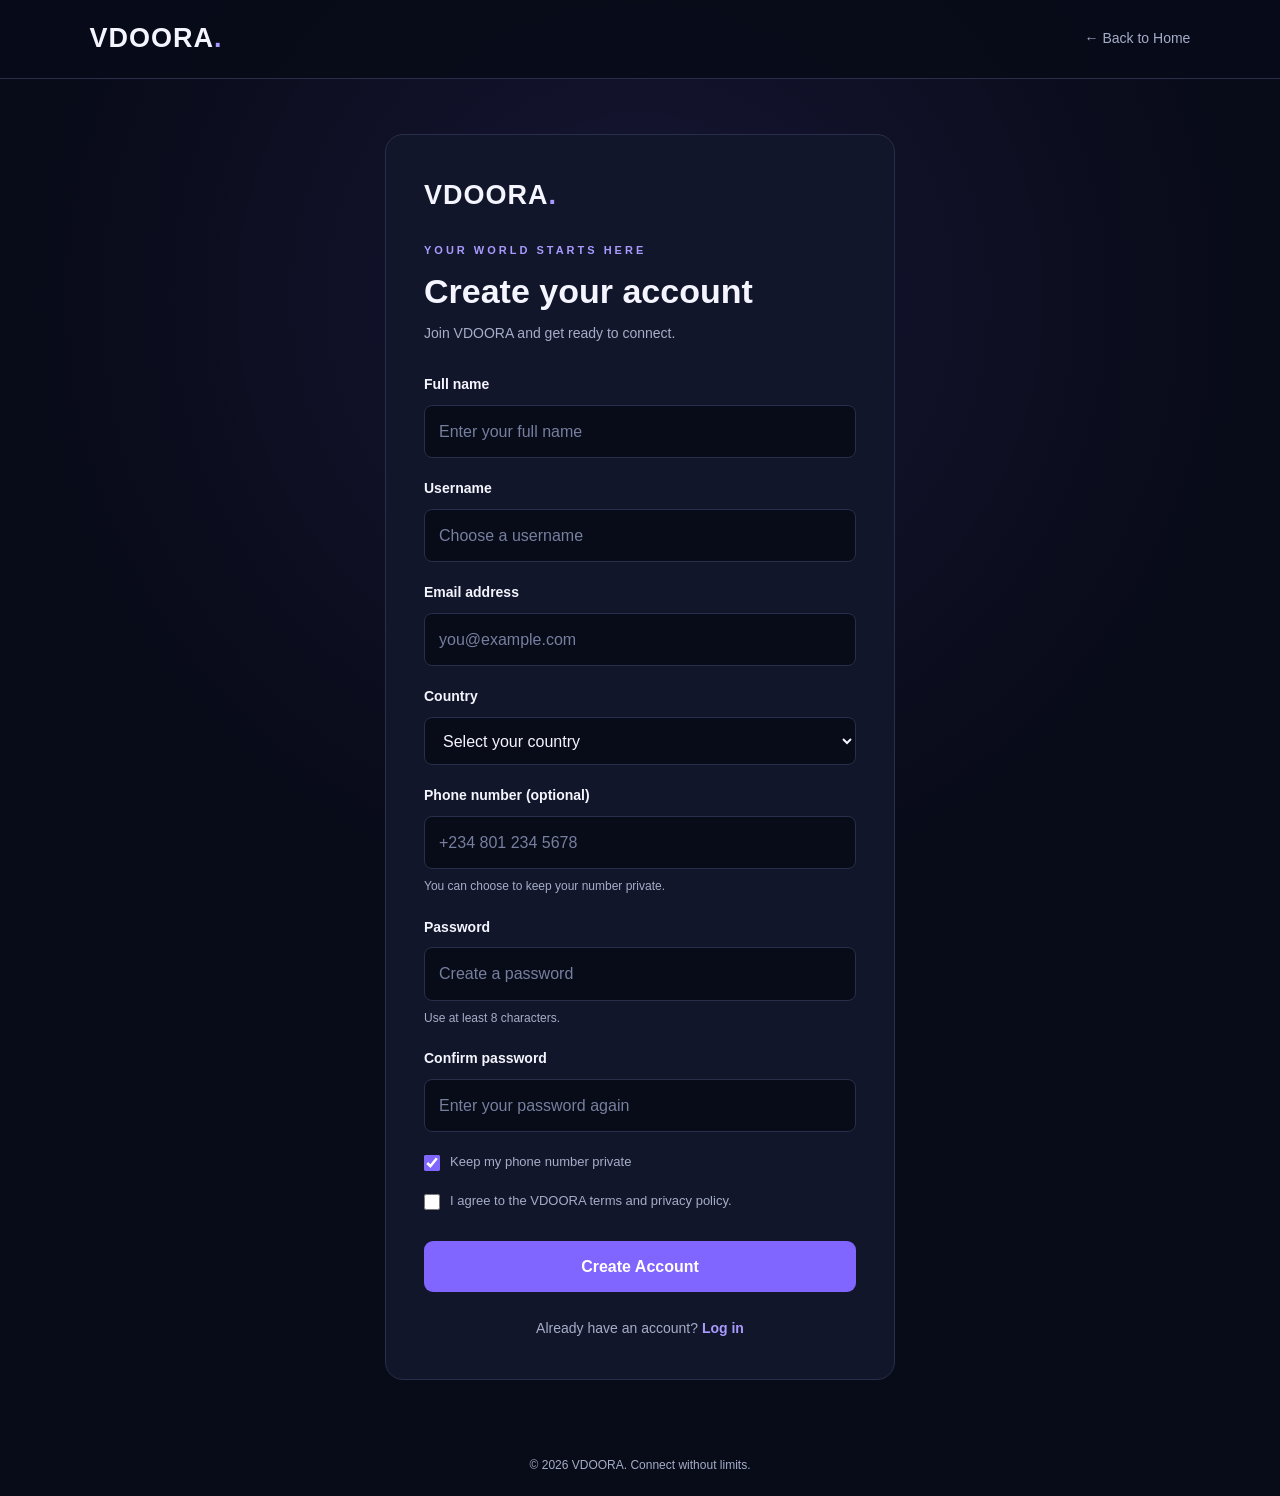
<file: signup.html>
<!DOCTYPE html>
<html lang="en">
<head>
    <meta charset="UTF-8">
    <meta name="viewport" content="width=device-width, initial-scale=1.0">
    <title>Create Account | VDOORA</title>
    <link rel="stylesheet" href="style.css">
</head>
<body class="auth-page">

    <header class="site-header">
        <a href="index.html" class="logo">VDOORA<span>.</span></a>
        <a href="index.html" class="login-link">← Back to Home</a>
    </header>

    <main class="auth-container">
        <section class="auth-card">

            <a href="index.html" class="logo auth-logo">
                VDOORA<span>.</span>
            </a>

            <p class="eyebrow">YOUR WORLD STARTS HERE</p>
            <h1>Create your account</h1>
            <p class="auth-description">
                Join VDOORA and get ready to connect.
            </p>

            <form action="login.html" method="get">

                <div class="form-group">
                    <label for="fullname">Full name</label>
                    <input
                        type="text"
                        id="fullname"
                        name="fullname"
                        placeholder="Enter your full name"
                        autocomplete="name"
                        required
                    >
                </div>

                <div class="form-group">
                    <label for="username">Username</label>
                    <input
                        type="text"
                        id="username"
                        name="username"
                        placeholder="Choose a username"
                        autocomplete="username"
                        required
                    >
                </div>

                <div class="form-group">
                    <label for="email">Email address</label>
                    <input
                        type="email"
                        id="email"
                        name="email"
                        placeholder="you@example.com"
                        autocomplete="email"
                        required
                    >
                </div>

                <div class="form-group">
                    <label for="country">Country</label>
                    <select id="country" name="country" required>
                        <option value="">Select your country</option>
                        <option value="Nigeria">Nigeria</option>
                        <option value="Ghana">Ghana</option>
                        <option value="South Africa">South Africa</option>
                        <option value="Kenya">Kenya</option>
                        <option value="Uganda">Uganda</option>
                        <option value="Tanzania">Tanzania</option>
                        <option value="United States">United States</option>
                        <option value="United Kingdom">United Kingdom</option>
                        <option value="Canada">Canada</option>
                        <option value="India">India</option>
                        <option value="Pakistan">Pakistan</option>
                        <option value="Bangladesh">Bangladesh</option>
                        <option value="Australia">Australia</option>
                        <option value="Brazil">Brazil</option>
                        <option value="France">France</option>
                        <option value="Germany">Germany</option>
                        <option value="China">China</option>
                        <option value="Japan">Japan</option>
                        <option value="United Arab Emirates">United Arab Emirates</option>
                        <option value="Saudi Arabia">Saudi Arabia</option>
                        <option value="Other">Other country</option>
                    </select>
                </div>

                <div class="form-group">
                    <label for="phone">Phone number (optional)</label>
                    <input
                        type="tel"
                        id="phone"
                        name="phone"
                        placeholder="+234 801 234 5678"
                        autocomplete="tel"
                    >
                    <small>You can choose to keep your number private.</small>
                </div>

                <div class="form-group">
                    <label for="password">Password</label>
                    <input
                        type="password"
                        id="password"
                        name="password"
                        placeholder="Create a password"
                        autocomplete="new-password"
                        minlength="8"
                        required
                    >
                    <small>Use at least 8 characters.</small>
                </div>

                <div class="form-group">
                    <label for="confirm-password">Confirm password</label>
                    <input
                        type="password"
                        id="confirm-password"
                        name="confirm-password"
                        placeholder="Enter your password again"
                        minlength="8"
                        required
                    >
                </div>

                <label class="checkbox-row">
                    <input
                        type="checkbox"
                        name="hide-phone"
                        value="yes"
                        checked
                    >
                    <span>Keep my phone number private</span>
                </label>

                <label class="checkbox-row">
                    <input
                        type="checkbox"
                        name="terms"
                        value="accepted"
                        required
                    >
                    <span>I agree to the VDOORA terms and privacy policy.</span>
                </label>

                <button type="submit" class="btn btn-primary form-submit">
                    Create Account
                </button>

            </form>

            <p class="auth-switch">
                Already have an account?
                <a href="login.html">Log in</a>
            </p>

        </section>
    </main>

    <footer class="auth-footer">
        <p>© 2026 VDOORA. Connect without limits.</p>
    </footer>
<script src="script.js"></script>
</body>
</html>
</file>
<file: style.css>
/* =========================
   VDOORA - MAIN STYLESHEET
   ========================= */

:root {
    --background: #080b18;
    --surface: #11162a;
    --surface-light: #191f38;
    --primary: #8065ff;
    --primary-light: #a99aff;
    --text: #f5f5ff;
    --muted: #a6adc8;
    --border: #292f4b;
    --success: #4ade80;
}

* {
    margin: 0;
    padding: 0;
    box-sizing: border-box;
}

html {
    scroll-behavior: smooth;
    scroll-padding-top: 90px;
}

body {
    font-family: Arial, Helvetica, sans-serif;
    background: var(--background);
    color: var(--text);
    line-height: 1.7;
}

a {
    color: inherit;
    text-decoration: none;
}

button,
input,
select {
    font: inherit;
}

.site-header {
    width: 100%;
    min-height: 78px;
    padding: 16px 7%;
    display: flex;
    align-items: center;
    justify-content: space-between;
    gap: 24px;
    background: rgba(8, 11, 24, 0.96);
    border-bottom: 1px solid var(--border);
}

.logo {
    font-size: 27px;
    font-weight: 800;
    letter-spacing: 1px;
}

.logo span {
    color: var(--primary-light);
}

.main-nav,
.header-actions {
    display: flex;
    align-items: center;
    gap: 26px;
}

.main-nav a,
.login-link {
    color: var(--muted);
    font-size: 14px;
    transition: color 0.2s ease;
}

.main-nav a:hover,
.login-link:hover {
    color: var(--primary-light);
}

.btn {
    display: inline-flex;
    align-items: center;
    justify-content: center;
    padding: 12px 23px;
    min-height: 46px;
    border: 1px solid transparent;
    border-radius: 9px;
    font-weight: 700;
    text-align: center;
    transition: background 0.2s ease, border-color 0.2s ease;
}

.btn-primary {
    background: var(--primary);
    color: white;
}

.btn-primary:hover {
    background: #6b50e8;
}

.btn-outline {
    background: transparent;
    color: var(--text);
    border-color: var(--border);
}

.btn-outline:hover {
    border-color: var(--primary-light);
    background: var(--surface);
}

/* WELCOME HERO */

.hero {
    min-height: 590px;
    padding: 100px 8% 90px;
    display: flex;
    flex-direction: column;
    align-items: flex-start;
    justify-content: center;
    background:
        radial-gradient(
            circle at 80% 25%,
            rgba(128, 101, 255, 0.19),
            transparent 35%
        ),
        var(--background);
}

.eyebrow {
    margin-bottom: 18px;
    color: var(--primary-light);
    font-size: 12px;
    font-weight: 800;
    letter-spacing: 3px;
}

.hero h1 {
    max-width: 760px;
    font-size: clamp(42px, 7vw, 76px);
    line-height: 1.12;
    letter-spacing: -2px;
}

.hero h1 span {
    color: var(--primary-light);
}

.hero-text {
    max-width: 580px;
    margin-top: 25px;
    color: var(--muted);
    font-size: 17px;
}

.hero-actions {
    display: flex;
    flex-wrap: wrap;
    gap: 14px;
    margin-top: 30px;
}

.hero-note {
    display: flex;
    align-items: center;
    gap: 10px;
    margin-top: 35px;
    color: var(--muted);
    font-size: 13px;
}

.status-dot {
    width: 9px;
    height: 9px;
    display: inline-block;
    border-radius: 50%;
    background: var(--success);
}

/* GENERAL SECTIONS */

.section {
    padding: 85px 7%;
}

.section-heading {
    max-width: 700px;
    margin: 0 auto 45px;
    text-align: center;
}

.section-heading h2,
.community-section h2,
.about-section h2 {
    margin-bottom: 16px;
    font-size: clamp(28px, 4vw, 43px);
    line-height: 1.25;
}

.section-heading > p:last-child,
.community-section > p:not(.eyebrow),
.about-section > p:not(.eyebrow) {
    color: var(--muted);
}

/* FEATURE CARDS */

.features {
    background: #0c1021;
}

.feature-grid {
    display: grid;
    grid-template-columns: repeat(3, minmax(0, 1fr));
    gap: 22px;
}

.feature-card {
    padding: 28px;
    background: var(--surface);
    border: 1px solid var(--border);
    border-radius: 14px;
    transition: border-color 0.2s ease,
                transform 0.2s ease;
}

.feature-card:hover {
    border-color: var(--primary);
    transform: translateY(-3px);
}

.feature-icon {
    width: 55px;
    height: 55px;
    margin-bottom: 22px;
    display: flex;
    align-items: center;
    justify-content: center;
    background: var(--surface-light);
    border: 1px solid var(--border);
    border-radius: 12px;
    font-size: 26px;
}

.feature-card h3 {
    margin-bottom: 12px;
    font-size: 20px;
}

.feature-card p {
    margin-bottom: 20px;
    color: var(--muted);
    font-size: 14px;
}

.feature-card a {
    color: var(--primary-light);
    font-size: 14px;
    font-weight: 700;
}

.feature-card a:hover {
    color: white;
}

/* COMMUNITIES */

.community-section {
    text-align: center;
    background:
        radial-gradient(
            circle at 50% 50%,
            rgba(128, 101, 255, 0.13),
            transparent 60%
        );
}

.community-section > p:not(.eyebrow) {
    max-width: 650px;
    margin: 0 auto 28px;
}

/* ABOUT */

.about-section {
    text-align: center;
    border-top: 1px solid var(--border);
}

.about-section > p:not(.eyebrow) {
    max-width: 650px;
    margin: 0 auto;
}

/* FINAL CALL TO ACTION */

.final-cta {
    margin: 30px 7% 70px;
    padding: 60px 25px;
    text-align: center;
    background: var(--surface);
    border: 1px solid var(--border);
    border-radius: 18px;
}

.final-cta h2 {
    margin-bottom: 12px;
    font-size: clamp(25px, 4vw, 38px);
}

.final-cta p {
    margin-bottom: 25px;
    color: var(--muted);
}

/* FOOTER */

.site-footer {
    padding: 35px 7%;
    display: flex;
    flex-wrap: wrap;
    align-items: center;
    justify-content: space-between;
    gap: 18px;
    border-top: 1px solid var(--border);
}

.site-footer p {
    color: var(--muted);
    font-size: 13px;
}

/* RESPONSIVE DESIGN */

@media (max-width: 900px) {
    .site-header {
        padding: 16px 5%;
    }

    .main-nav {
        gap: 15px;
    }

    .feature-grid {
        grid-template-columns: repeat(2, minmax(0, 1fr));
    }

    .hero {
        padding-left: 6%;
        padding-right: 6%;
    }
}

@media (max-width: 600px) {
    .site-header {
        flex-wrap: wrap;
        gap: 14px;
    }

    .logo {
        font-size: 24px;
    }

    .main-nav {
        order: 3;
        width: 100%;
        justify-content: space-between;
        gap: 10px;
    }

    .main-nav a {
        font-size: 12px;
    }

    .header-actions {
        gap: 12px;
    }

    .header-actions .btn {
        min-height: 40px;
        padding: 9px 12px;
        font-size: 12px;
    }

    .hero {
        min-height: auto;
        padding: 75px 6%;
    }

    .hero h1 {
        letter-spacing: -1px;
    }

    .hero-text {
        font-size: 15px;
    }

    .hero-actions {
        width: 100%;
    }

    .hero-actions .btn {
        flex: 1;
        padding: 12px;
    }

    .section {
        padding: 65px 6%;
    }

    .feature-grid {
        grid-template-columns: 1fr;
    }

    .feature-card {
        padding: 23px;
    }

    .final-cta {
        margin: 20px 5% 45px;
        padding: 40px 20px;
    }

    .site-footer {
        flex-direction: column;
        text-align: center;
    }
}
/* =========================
   VDOORA AUTHENTICATION PAGES
   Signup, Login and Password Pages
   ========================= */

.auth-page {
    min-height: 100vh;
    background:
        radial-gradient(
            circle at 50% 20%,
            rgba(128, 101, 255, 0.12),
            transparent 45%
        ),
        var(--background);
}

.auth-container {
    width: 100%;
    padding: 55px 20px;
    display: flex;
    justify-content: center;
    align-items: flex-start;
}

.auth-card {
    width: 100%;
    max-width: 510px;
    padding: 38px;
    background: var(--surface);
    border: 1px solid var(--border);
    border-radius: 18px;
}

.auth-logo {
    display: inline-block;
    margin-bottom: 22px;
}

.auth-card .eyebrow {
    margin-bottom: 10px;
    font-size: 11px;
}

.auth-card h1 {
    margin-bottom: 8px;
    font-size: clamp(26px, 5vw, 34px);
    line-height: 1.3;
}

.auth-description {
    margin-bottom: 28px;
    color: var(--muted);
    font-size: 14px;
}

.form-group {
    margin-bottom: 19px;
}

.form-group label {
    display: block;
    margin-bottom: 8px;
    color: var(--text);
    font-size: 14px;
    font-weight: 700;
}

.form-group input,
.form-group select {
    width: 100%;
    min-height: 48px;
    padding: 12px 14px;
    color: var(--text);
    background: var(--background);
    border: 1px solid var(--border);
    border-radius: 8px;
    outline: none;
}

.form-group select {
    cursor: pointer;
}

.form-group select option {
    color: var(--text);
    background: var(--surface);
}

.form-group input::placeholder {
    color: #777f9f;
}

.form-group input:focus,
.form-group select:focus {
    border-color: var(--primary-light);
}

.form-group small {
    display: block;
    margin-top: 7px;
    color: var(--muted);
    font-size: 12px;
}

.checkbox-row {
    display: flex;
    align-items: flex-start;
    gap: 10px;
    margin: 17px 0;
    color: var(--muted);
    font-size: 13px;
    cursor: pointer;
}

.checkbox-row input {
    width: 16px;
    height: 16px;
    margin-top: 4px;
    accent-color: var(--primary);
    flex-shrink: 0;
}

.form-submit {
    width: 100%;
    margin-top: 12px;
    border: none;
    cursor: pointer;
}

.auth-switch {
    margin-top: 25px;
    color: var(--muted);
    font-size: 14px;
    text-align: center;
}

.auth-switch a {
    color: var(--primary-light);
    font-weight: 700;
}

.auth-switch a:hover {
    color: white;
}

.auth-footer {
    padding: 20px;
    color: var(--muted);
    font-size: 12px;
    text-align: center;
}

/* LOGIN AND PASSWORD FORMS */

.auth-card .forgot-link {
    display: block;
    margin-top: 8px;
    color: var(--primary-light);
    font-size: 13px;
    text-align: right;
}

.auth-card .forgot-link:hover {
    color: white;
}

/* MOBILE AUTHENTICATION DESIGN */

@media (max-width: 600px) {
    .auth-container {
        padding: 28px 14px;
    }

    .auth-card {
        padding: 25px 20px;
        border-radius: 13px;
    }

    .auth-card h1 {
        font-size: 27px;
    }

    .auth-page .site-header {
        min-height: 65px;
        padding: 14px 20px;
    }
}
/* =================================
   VDOORA DASHBOARD
   ================================= */

.dashboard-page {
    min-height: 100vh;
    overflow-x: hidden;
    background: var(--background);
}

/* TOP HEADER */

.dashboard-header {
    min-height: 75px;
    padding: 12px 25px;
    display: flex;
    align-items: center;
    justify-content: space-between;
    gap: 22px;
    background: var(--surface);
    border-bottom: 1px solid var(--border);
}

.dashboard-search {
    width: min(400px, 40%);
}

.dashboard-search input,
.chat-search input {
    width: 100%;
    min-height: 42px;
    padding: 10px 14px;
    color: var(--text);
    background: var(--background);
    border: 1px solid var(--border);
    border-radius: 9px;
    outline: none;
}

.dashboard-search input:focus,
.chat-search input:focus {
    border-color: var(--primary-light);
}

.dashboard-search input::placeholder,
.chat-search input::placeholder {
    color: var(--muted);
}

.profile-shortcut {
    display: flex;
    align-items: center;
    gap: 10px;
    color: var(--muted);
    font-size: 13px;
}

/* AVATARS */

.avatar {
    width: 45px;
    height: 45px;
    flex-shrink: 0;
    display: inline-flex;
    align-items: center;
    justify-content: center;
    color: white;
    font-size: 17px;
    font-weight: 800;
    border-radius: 50%;
}

.avatar-purple {
    background: #7056df;
}

.avatar-pink {
    background: #bd518b;
}

.avatar-green {
    background: #278a72;
}

.avatar-blue {
    background: #397ac4;
}

.small-avatar {
    width: 31px;
    height: 31px;
    font-size: 12px;
}

.large-avatar {
    width: 78px;
    height: 78px;
    font-size: 28px;
    border: 3px solid var(--border);
}

/* MAIN LAYOUT */

.dashboard-layout {
    min-height: calc(100vh - 75px);
    display: grid;
    grid-template-columns: 220px minmax(0, 1fr);
}

/* SIDEBAR */

.sidebar {
    padding: 28px 14px;
    display: flex;
    flex-direction: column;
    background: #0b0f20;
    border-right: 1px solid var(--border);
}

.sidebar-label {
    margin: 0 10px 15px;
    color: #777f9f;
    font-size: 10px;
    font-weight: 800;
    letter-spacing: 2px;
}

.sidebar-nav {
    display: flex;
    flex-direction: column;
    gap: 7px;
}

.sidebar-link {
    min-height: 45px;
    padding: 11px 12px;
    display: flex;
    align-items: center;
    gap: 11px;
    color: var(--muted);
    font-size: 13px;
    border: 1px solid transparent;
    border-radius: 8px;
}

.sidebar-link span {
    font-size: 17px;
}

.sidebar-link:hover {
    color: var(--text);
    background: var(--surface);
}

.sidebar-link.active {
    color: white;
    background: rgba(128, 101, 255, 0.15);
    border-color: rgba(128, 101, 255, 0.35);
}

.sidebar-bottom {
    margin-top: auto;
    padding-top: 35px;
}

/* WORKSPACE */

.chat-workspace {
    min-width: 0;
    min-height: 650px;
    display: grid;
    grid-template-columns: 270px minmax(280px, 1fr) 230px;
}

/* CHAT LIST */

.chat-list-panel {
    min-width: 0;
    padding: 22px 14px;
    background: #0d1123;
    border-right: 1px solid var(--border);
}

.panel-heading {
    margin-bottom: 23px;
    display: flex;
    align-items: center;
    justify-content: space-between;
    gap: 10px;
}

.panel-heading .eyebrow {
    margin-bottom: 5px;
    font-size: 9px;
    letter-spacing: 1.5px;
}

.panel-heading h1 {
    font-size: 25px;
}

.count-badge {
    width: 28px;
    height: 28px;
    display: inline-flex;
    align-items: center;
    justify-content: center;
    color: white;
    background: var(--primary);
    border-radius: 50%;
    font-size: 12px;
    font-weight: 700;
}

.chat-filter {
    margin-bottom: 17px;
    display: flex;
    gap: 7px;
}

.chat-filter a {
    padding: 6px 11px;
    color: var(--muted);
    background: var(--surface);
    border: 1px solid var(--border);
    border-radius: 7px;
    font-size: 11px;
}

.chat-filter a:hover,
.chat-filter a.filter-active {
    color: white;
    background: #29204d;
    border-color: var(--primary);
}

.chat-search {
    margin-bottom: 15px;
}

.chat-search input {
    min-height: 39px;
    font-size: 12px;
}

.conversation-list {
    display: flex;
    flex-direction: column;
    gap: 5px;
}

.conversation-item {
    min-width: 0;
    padding: 12px 8px;
    display: flex;
    align-items: center;
    gap: 10px;
    border: 1px solid transparent;
    border-radius: 9px;
}

.conversation-item:hover {
    background: var(--surface);
}

.conversation-item.selected {
    background: #1b1a38;
    border-color: #39305f;
}

.conversation-details {
    min-width: 0;
    flex: 1;
    display: flex;
    flex-direction: column;
    gap: 3px;
}

.conversation-details strong {
    overflow: hidden;
    color: var(--text);
    font-size: 12px;
    text-overflow: ellipsis;
    white-space: nowrap;
}

.conversation-details > span {
    overflow: hidden;
    color: var(--muted);
    font-size: 10px;
    text-overflow: ellipsis;
    white-space: nowrap;
}

.conversation-meta {
    display: flex;
    flex-direction: column;
    align-items: flex-end;
    gap: 7px;
}

.conversation-meta small {
    color: var(--muted);
    font-size: 9px;
}

.unread-dot {
    width: 7px;
    height: 7px;
    background: var(--primary-light);
    border-radius: 50%;
}

.demo-note {
    margin-top: 25px;
    color: #777f9f;
    font-size: 10px;
    text-align: center;
}

/* CONVERSATION PANEL */

.conversation-panel {
    min-width: 0;
    display: flex;
    flex-direction: column;
    background:
        radial-gradient(
            circle at 50% 45%,
            rgba(128, 101, 255, 0.06),
            transparent 55%
        ),
        var(--background);
}

.conversation-header {
    min-height: 78px;
    padding: 15px 20px;
    display: flex;
    align-items: center;
    gap: 12px;
    border-bottom: 1px solid var(--border);
}

.person-heading {
    min-width: 0;
    flex: 1;
}

.person-heading h2 {
    font-size: 14px;
}

.person-heading p {
    margin-top: 4px;
    color: var(--muted);
    font-size: 10px;
}

.person-heading .status-dot {
    width: 7px;
    height: 7px;
    margin-right: 4px;
}

.conversation-actions {
    color: var(--muted);
    font-size: 25px;
}

.message-area {
    min-height: 430px;
    flex: 1;
    padding: 22px 18px;
    display: flex;
    flex-direction: column;
    gap: 19px;
}

.date-divider {
    display: flex;
    align-items: center;
    justify-content: center;
}

.date-divider span {
    padding: 5px 13px;
    color: var(--muted);
    background: var(--surface);
    border: 1px solid var(--border);
    border-radius: 20px;
    font-size: 10px;
}

.message-row {
    display: flex;
    align-items: flex-end;
    gap: 8px;
}

.message-row.sent {
    justify-content: flex-end;
}

.message-content {
    max-width: 82%;
    padding: 11px 13px;
    border: 1px solid var(--border);
    border-radius: 12px;
}

.message-row.received .message-content {
    background: var(--surface);
    border-bottom-left-radius: 3px;
}

.message-row.sent .message-content {
    background: #34265f;
    border-color: #594394;
    border-bottom-right-radius: 3px;
}

.message-content p {
    font-size: 12px;
    overflow-wrap: anywhere;
}

.message-content small {
    display: block;
    margin-top: 5px;
    color: #b9b6d7;
    font-size: 9px;
    text-align: right;
}

.message-placeholder {
    margin: auto 0 0;
    padding: 20px 10px;
    color: var(--muted);
    text-align: center;
}

.message-placeholder > span {
    color: var(--primary-light);
    font-size: 24px;
}

.message-placeholder p {
    margin-top: 5px;
    font-size: 12px;
}

.message-placeholder small {
    font-size: 10px;
}

.message-composer {
    padding: 14px;
    display: flex;
    align-items: center;
    gap: 10px;
    border-top: 1px solid var(--border);
}

.message-composer input {
    min-width: 0;
    flex: 1;
    min-height: 43px;
    padding: 10px 13px;
    color: var(--text);
    background: var(--surface);
    border: 1px solid var(--border);
    border-radius: 9px;
}

.message-composer input::placeholder {
    color: var(--muted);
}

.composer-icon,
.send-button {
    width: 40px;
    height: 40px;
    flex-shrink: 0;
    color: white;
    background: var(--surface-light);
    border: 1px solid var(--border);
    border-radius: 9px;
}

.send-button {
    background: var(--primary);
}

.send-button:disabled,
.message-composer input:disabled {
    opacity: 0.6;
    cursor: not-allowed;
}

/* RIGHT INFORMATION PANEL */

.info-panel {
    min-width: 0;
    padding: 25px 14px;
    background: #0d1123;
    border-left: 1px solid var(--border);
}

.profile-preview {
    display: flex;
    flex-direction: column;
    align-items: center;
    text-align: center;
}

.profile-preview h2 {
    margin-top: 13px;
    font-size: 13px;
}

.profile-preview p {
    margin-top: 5px;
    color: var(--muted);
    font-size: 11px;
}

.info-divider {
    height: 1px;
    margin: 25px 0;
    background: var(--border);
}

.info-panel > h3 {
    margin-bottom: 15px;
    font-size: 13px;
}

.explore-item {
    padding: 12px 5px;
    display: flex;
    align-items: flex-start;
    gap: 10px;
    border-bottom: 1px solid var(--border);
}

.explore-item:hover {
    background: var(--surface);
}

.explore-icon {
    font-size: 19px;
}

.explore-item > span:last-child {
    min-width: 0;
    display: flex;
    flex-direction: column;
    gap: 4px;
}

.explore-item strong {
    font-size: 11px;
}

.explore-item small {
    color: var(--muted);
    font-size: 10px;
    line-height: 1.5;
}

.coming-soon {
    margin-top: 25px;
    padding: 13px;
    display: flex;
    gap: 9px;
    background: var(--surface);
    border: 1px solid var(--border);
    border-radius: 10px;
}

.coming-soon > span {
    color: var(--primary-light);
}

.coming-soon strong {
    font-size: 11px;
}

.coming-soon p {
    margin-top: 5px;
    color: var(--muted);
    font-size: 10px;
}

/* TABLET */

@media (max-width: 1200px) {
    .chat-workspace {
        grid-template-columns: 250px minmax(0, 1fr);
    }

    .info-panel {
        display: none;
    }
}

@media (max-width: 850px) {
    .dashboard-layout {
        grid-template-columns: 75px minmax(0, 1fr);
    }

    .sidebar {
        padding: 22px 8px;
    }

    .sidebar-label {
        margin: 0 0 15px;
        overflow: hidden;
        font-size: 8px;
        text-align: center;
    }

    .sidebar-link {
        justify-content: center;
        padding: 12px 5px;
        font-size: 0;
    }

    .sidebar-link span {
        font-size: 20px;
    }

    .chat-workspace {
        grid-template-columns: 220px minmax(0, 1fr);
    }

    .chat-list-panel {
        padding: 18px 10px;
    }
}

/* MOBILE PHONE */

@media (max-width: 600px) {
    .dashboard-header {
        min-height: 65px;
        padding: 10px 12px;
        gap: 10px;
    }

    .dashboard-header .logo {
        font-size: 21px;
    }

    .dashboard-search {
        flex: 1;
        width: auto;
    }

    .dashboard-search input {
        min-height: 37px;
        padding: 8px;
        font-size: 11px;
    }

    .profile-shortcut {
        gap: 0;
    }

    .profile-shortcut > span:last-child {
        display: none;
    }

    .profile-shortcut .avatar {
        width: 35px;
        height: 35px;
    }

    .dashboard-layout {
        display: block;
    }

    .sidebar {
        padding: 8px;
        border-right: none;
        border-bottom: 1px solid var(--border);
    }

    .sidebar-label,
    .sidebar-bottom {
        display: none;
    }

    .sidebar-nav {
        flex-direction: row;
        justify-content: space-around;
        gap: 3px;
    }

    .sidebar-link {
        min-width: 0;
        min-height: 43px;
        flex: 1;
        padding: 8px 3px;
    }

    .sidebar-link span {
        font-size: 19px;
    }

    .chat-workspace {
        min-height: calc(100vh - 125px);
        grid-template-columns: 1fr;
    }

    .chat-list-panel {
        padding: 17px 12px;
        border-right: none;
        border-bottom: 1px solid var(--border);
    }

    .panel-heading {
        margin-bottom: 14px;
    }

    .panel-heading h1 {
        font-size: 22px;
    }

    .chat-filter {
        margin-bottom: 12px;
    }

    .conversation-list {
        display: grid;
        grid-template-columns: 1fr;
    }

    .conversation-item {
        padding: 10px 8px;
    }

    .demo-note {
        margin-top: 12px;
    }

    .conversation-panel {
        min-height: 520px;
    }

    .message-area {
        min-height: 360px;
        padding: 18px 12px;
    }

    .conversation-header {
        padding: 12px;
    }

    .message-composer {
        padding: 10px;
    }

    .composer-icon,
    .send-button {
        width: 36px;
        height: 38px;
    }
}
/* =========================
   VDOORA MOMENTS PAGE
========================= */

.moments-main {
    width: 100%;
    max-width: 950px;
    margin: 0 auto;
    padding: 30px;
}

.moments-heading {
    margin-bottom: 25px;
}

.moments-heading h1 {
    font-size: 30px;
    margin-bottom: 8px;
}

.moments-heading p {
    color: var(--muted);
    line-height: 1.6;
}

.create-moment-card {
    display: flex;
    align-items: center;
    gap: 15px;
    padding: 20px;
    margin-bottom: 30px;
    background: var(--surface);
    border: 1px solid var(--border);
    border-radius: 18px;
}

.create-moment-icon {
    width: 55px;
    height: 55px;
    display: flex;
    align-items: center;
    justify-content: center;
    border: 1px solid var(--primary);
    border-radius: 50%;
    color: var(--primary-light);
    font-size: 28px;
}

.create-moment-text {
    flex: 1;
}

.create-moment-text h3 {
    margin-bottom: 6px;
}

.create-moment-text p {
    color: var(--muted);
    font-size: 13px;
    line-height: 1.5;
}

.status-section,
.moments-section {
    margin-bottom: 35px;
}

.moments-section-heading {
    margin-bottom: 18px;
    font-size: 19px;
}

.status-list {
    display: grid;
    grid-template-columns: repeat(4, minmax(0, 1fr));
    gap: 15px;
}

.status-card {
    min-height: 150px;
    display: flex;
    flex-direction: column;
    align-items: center;
    justify-content: center;
    gap: 12px;
    padding: 18px 10px;
    text-align: center;
    background: var(--surface);
    border: 1px solid var(--border);
    border-radius: 18px;
}

.status-avatar {
    width: 62px;
    height: 62px;
    display: flex;
    align-items: center;
    justify-content: center;
    border: 3px solid var(--primary);
    border-radius: 50%;
    color: white;
    font-size: 22px;
    font-weight: bold;
}

.status-purple {
    background: #5541a8;
}

.status-pink {
    background: #a13d76;
}

.status-blue {
    background: #315da5;
}

.status-green {
    background: #26795b;
}

.status-plus {
    border-style: dashed;
    background: var(--surface-light);
    font-size: 30px;
}

.status-card p {
    font-size: 13px;
    overflow-wrap: anywhere;
}

.moment-feed {
    display: flex;
    flex-direction: column;
    gap: 25px;
}

.moment-post {
    overflow: hidden;
    background: var(--surface);
    border: 1px solid var(--border);
    border-radius: 20px;
}

.moment-post-header {
    display: flex;
    align-items: center;
    gap: 12px;
    padding: 18px;
}

.moment-post-header .avatar {
    flex-shrink: 0;
}

.moment-post-header h3 {
    font-size: 15px;
    margin-bottom: 5px;
}

.moment-post-header p {
    color: var(--muted);
    font-size: 12px;
}

.post-menu {
    margin-left: auto;
    color: var(--muted);
    font-size: 22px;
}

.moment-visual {
    min-height: 280px;
    display: flex;
    flex-direction: column;
    align-items: center;
    justify-content: center;
    gap: 12px;
    padding: 30px;
    text-align: center;
    color: white;
}

.moment-visual h2 {
    font-size: 27px;
}

.moment-visual p {
    max-width: 350px;
    line-height: 1.7;
}

.moment-visual-one {
    background: linear-gradient(135deg, #36236d, #8652c7, #e078a0);
}

.moment-visual-two {
    background: linear-gradient(135deg, #123b55, #276f82, #56a58b);
}

.coming-label {
    padding: 7px 12px;
    border: 1px solid rgba(255, 255, 255, 0.45);
    border-radius: 20px;
    font-size: 11px;
    letter-spacing: 1px;
}

.moment-post-footer {
    display: flex;
    flex-wrap: wrap;
    gap: 10px;
    padding: 16px 18px;
    border-top: 1px solid var(--border);
}

.moment-post-footer span {
    padding: 8px 12px;
    color: var(--muted);
    border: 1px solid var(--border);
    border-radius: 20px;
    font-size: 13px;
}

@media (max-width: 850px) {
    .moments-main {
        padding: 22px;
    }

    .status-list {
        grid-template-columns: repeat(2, minmax(0, 1fr));
    }
}

@media (max-width: 500px) {
    .moments-main {
        padding: 16px;
    }

    .moments-heading h1 {
        font-size: 25px;
    }

    .create-moment-card {
        align-items: flex-start;
        padding: 15px;
    }

    .status-card {
        min-height: 130px;
    }

    .moment-visual {
        min-height: 230px;
        padding: 20px;
    }

    .moment-visual h2 {
        font-size: 23px;
    }
}
/* =========================
   VDOORA COMMUNITIES PAGE
========================= */

.communities-main {
    flex: 1;
    min-width: 0;
    max-width: 1100px;
    margin: 0 auto;
    padding: 30px;
}

.communities-heading {
    margin-bottom: 28px;
}

.communities-heading .section-label {
    margin-bottom: 10px;
    color: var(--primary-light);
    font-size: 12px;
    font-weight: bold;
    letter-spacing: 2px;
}

.communities-heading h1 {
    margin-bottom: 12px;
    font-size: 30px;
}

.communities-heading > p:last-child {
    max-width: 650px;
    color: var(--muted);
    line-height: 1.8;
}

.community-feature {
    display: flex;
    align-items: center;
    justify-content: space-between;
    gap: 25px;
    padding: 30px;
    margin-bottom: 35px;
    background: linear-gradient(135deg, #211943, #30245c, #17233f);
    border: 1px solid var(--border);
    border-radius: 22px;
}

.community-feature > div:first-child {
    max-width: 600px;
}

.community-feature h2 {
    margin: 18px 0 12px;
    font-size: 30px;
}

.community-feature p {
    color: #d0cbe8;
    line-height: 1.8;
}

.community-feature-icon {
    font-size: 75px;
    flex-shrink: 0;
}

.community-section {
    margin-bottom: 38px;
}

.community-grid {
    display: grid;
    grid-template-columns: repeat(3, minmax(0, 1fr));
    gap: 18px;
}

.community-card {
    padding: 22px;
    background: var(--surface);
    border: 1px solid var(--border);
    border-radius: 18px;
    transition: border-color 0.2s ease;
}

.community-card:hover {
    border-color: var(--primary);
}

.community-icon {
    width: 55px;
    height: 55px;
    display: flex;
    align-items: center;
    justify-content: center;
    margin-bottom: 18px;
    border: 1px solid var(--border);
    border-radius: 16px;
    font-size: 27px;
}

.community-purple {
    background: #33275d;
}

.community-pink {
    background: #4b2547;
}

.community-blue {
    background: #203d62;
}

.community-green {
    background: #1d493c;
}

.community-orange {
    background: #563b28;
}

.community-teal {
    background: #204b50;
}

.community-card h3 {
    margin-bottom: 10px;
    font-size: 17px;
}

.community-card p {
    min-height: 65px;
    margin-bottom: 18px;
    color: var(--muted);
    font-size: 13px;
    line-height: 1.8;
}

.community-tag {
    display: inline-block;
    padding: 7px 11px;
    color: var(--primary-light);
    background: rgba(128, 101, 255, 0.12);
    border: 1px solid rgba(128, 101, 255, 0.3);
    border-radius: 20px;
    font-size: 11px;
}

.community-empty {
    padding: 35px 25px;
    text-align: center;
    background: var(--surface);
    border: 1px dashed var(--border);
    border-radius: 20px;
}

.community-empty > div {
    margin-bottom: 15px;
    font-size: 45px;
}

.community-empty h3 {
    margin-bottom: 12px;
}

.community-empty p {
    max-width: 500px;
    margin: 0 auto;
    color: var(--muted);
    font-size: 14px;
    line-height: 1.8;
}

@media (max-width: 1100px) {
    .community-grid {
        grid-template-columns: repeat(2, minmax(0, 1fr));
    }
}

@media (max-width: 850px) {
    .communities-main {
        padding: 22px;
    }

    .community-feature {
        padding: 24px;
    }

    .community-feature-icon {
        font-size: 55px;
    }
}

@media (max-width: 550px) {
    .communities-main {
        padding: 16px;
    }

    .communities-heading h1 {
        font-size: 25px;
    }

    .community-feature {
        padding: 20px;
    }

    .community-feature h2 {
        font-size: 24px;
    }

    .community-feature-icon {
        display: none;
    }

    .community-grid {
        grid-template-columns: 1fr;
    }

    .community-card p {
        min-height: auto;
    }
}
/* =========================
   VDOORA PROFILE PAGE
========================= */

.profile-main {
    flex: 1;
    min-width: 0;
    max-width: 1000px;
    margin: 0 auto;
    padding: 30px;
}

.profile-banner {
    position: relative;
    overflow: hidden;
    padding: 35px;
    margin-bottom: 25px;
    background: linear-gradient(135deg, #211943, #392b70, #182a48);
    border: 1px solid var(--border);
    border-radius: 22px;
}

.profile-banner-decoration {
    position: absolute;
    top: -35px;
    right: 30px;
    color: rgba(255, 255, 255, 0.06);
    font-size: 180px;
    font-weight: bold;
    pointer-events: none;
}

.profile-banner .coming-label {
    display: inline-block;
    position: relative;
    margin-bottom: 18px;
}

.profile-banner h1 {
    position: relative;
    margin-bottom: 10px;
    font-size: 32px;
}

.profile-banner p {
    position: relative;
    color: #d0cbe8;
    line-height: 1.7;
}

.profile-card {
    display: flex;
    align-items: center;
    gap: 22px;
    padding: 25px;
    margin-bottom: 22px;
    background: var(--surface);
    border: 1px solid var(--border);
    border-radius: 20px;
}

.profile-avatar-large {
    width: 95px;
    height: 95px;
    display: flex;
    flex-shrink: 0;
    align-items: center;
    justify-content: center;
    color: white;
    background: linear-gradient(135deg, #8065ff, #d078cf);
    border: 3px solid var(--primary-light);
    border-radius: 50%;
    font-size: 38px;
    font-weight: bold;
}

.profile-identity {
    flex: 1;
    min-width: 0;
}

.profile-identity h2 {
    margin-bottom: 7px;
    font-size: 23px;
    overflow-wrap: anywhere;
}

.profile-username {
    margin-bottom: 12px;
    color: var(--primary-light);
    font-size: 14px;
}

.profile-bio {
    color: var(--muted);
    line-height: 1.7;
    font-size: 14px;
}

.profile-badge {
    align-self: flex-start;
    padding: 8px 12px;
    color: var(--primary-light);
    background: rgba(128, 101, 255, 0.12);
    border: 1px solid rgba(128, 101, 255, 0.35);
    border-radius: 20px;
    font-size: 12px;
    white-space: nowrap;
}

.profile-stats {
    display: grid;
    grid-template-columns: repeat(3, minmax(0, 1fr));
    gap: 15px;
    margin-bottom: 32px;
}

.profile-stat {
    padding: 22px 15px;
    text-align: center;
    background: var(--surface);
    border: 1px solid var(--border);
    border-radius: 16px;
}

.profile-stat h3 {
    margin-bottom: 8px;
    color: var(--primary-light);
    font-size: 26px;
}

.profile-stat p {
    color: var(--muted);
    font-size: 13px;
}

.profile-section {
    margin-bottom: 32px;
}

.profile-section > h2 {
    margin-bottom: 18px;
    font-size: 20px;
}

.profile-detail-list {
    display: flex;
    flex-direction: column;
    gap: 12px;
}

.profile-detail {
    display: flex;
    align-items: flex-start;
    gap: 15px;
    padding: 18px;
    background: var(--surface);
    border: 1px solid var(--border);
    border-radius: 15px;
}

.profile-detail > span {
    font-size: 23px;
}

.profile-detail h4 {
    margin-bottom: 7px;
    font-size: 14px;
}

.profile-detail p {
    color: var(--muted);
    font-size: 13px;
    line-height: 1.7;
    overflow-wrap: anywhere;
}

.profile-empty {
    padding: 32px 22px;
    text-align: center;
    background: var(--surface);
    border: 1px dashed var(--border);
    border-radius: 18px;
}

.profile-empty > div {
    margin-bottom: 14px;
    font-size: 42px;
}

.profile-empty h3 {
    margin-bottom: 10px;
}

.profile-empty p {
    max-width: 480px;
    margin: 0 auto 20px;
    color: var(--muted);
    font-size: 14px;
    line-height: 1.8;
}

.profile-action-link {
    display: inline-block;
    padding: 11px 17px;
    color: white;
    background: var(--primary);
    border: 1px solid var(--primary-light);
    border-radius: 10px;
    text-decoration: none;
    font-size: 13px;
}

.profile-action-link:hover {
    background: #6d50ed;
}

.profile-edit-notice {
    padding: 20px;
    margin-bottom: 25px;
    background: var(--surface);
    border: 1px solid var(--border);
    border-radius: 16px;
}

.profile-edit-notice h3 {
    margin-bottom: 10px;
}

.profile-edit-notice p {
    color: var(--muted);
    font-size: 14px;
    line-height: 1.8;
}

@media (max-width: 650px) {
    .profile-main {
        padding: 16px;
    }

    .profile-banner {
        padding: 25px 20px;
    }

    .profile-banner h1 {
        font-size: 26px;
    }

    .profile-banner-decoration {
        right: 5px;
        font-size: 125px;
    }

    .profile-card {
        flex-wrap: wrap;
        gap: 16px;
        padding: 20px;
    }

    .profile-avatar-large {
        width: 75px;
        height: 75px;
        font-size: 30px;
    }

    .profile-identity {
        flex-basis: calc(100% - 100px);
    }

    .profile-identity h2 {
        font-size: 19px;
    }

    .profile-badge {
        margin-left: 0;
    }

    .profile-stats {
        gap: 8px;
    }

    .profile-stat {
        padding: 17px 8px;
    }

    .profile-stat h3 {
        font-size: 22px;
    }

    .profile-stat p {
        font-size: 11px;
    }
}
/* =========================
   VDOORA PRIVACY & SAFETY
========================= */

.settings-main {
    flex: 1;
    min-width: 0;
    max-width: 1000px;
    margin: 0 auto;
    padding: 30px;
}

.settings-heading {
    margin-bottom: 28px;
}

.settings-heading .section-label {
    margin-bottom: 10px;
    color: var(--primary-light);
    font-size: 12px;
    font-weight: bold;
    letter-spacing: 2px;
}

.settings-heading h1 {
    margin-bottom: 12px;
    font-size: 30px;
}

.settings-heading > p:last-child {
    max-width: 650px;
    color: var(--muted);
    line-height: 1.8;
}

.safety-banner {
    display: flex;
    align-items: center;
    gap: 20px;
    padding: 25px;
    margin-bottom: 35px;
    background: linear-gradient(135deg, #192c3c, #20254b, #29204d);
    border: 1px solid var(--border);
    border-radius: 20px;
}

.safety-banner-icon {
    width: 65px;
    height: 65px;
    display: flex;
    flex-shrink: 0;
    align-items: center;
    justify-content: center;
    background: #243d4c;
    border: 1px solid #426176;
    border-radius: 18px;
    font-size: 32px;
}

.safety-banner h2 {
    margin-bottom: 9px;
    font-size: 20px;
}

.safety-banner p {
    color: #c5ccdc;
    font-size: 14px;
    line-height: 1.8;
}

.settings-section {
    margin-bottom: 35px;
}

.settings-section > h2 {
    margin-bottom: 18px;
    font-size: 20px;
}

.setting-card {
    display: flex;
    align-items: flex-start;
    gap: 16px;
    padding: 20px;
    margin-bottom: 12px;
    background: var(--surface);
    border: 1px solid var(--border);
    border-radius: 16px;
}

.setting-icon {
    width: 48px;
    height: 48px;
    display: flex;
    flex-shrink: 0;
    align-items: center;
    justify-content: center;
    background: var(--surface-light);
    border: 1px solid var(--border);
    border-radius: 14px;
    font-size: 22px;
}

.setting-content {
    flex: 1;
    min-width: 0;
}

.setting-content h3 {
    margin-bottom: 8px;
    font-size: 16px;
}

.setting-content p {
    margin-bottom: 12px;
    color: var(--muted);
    font-size: 13px;
    line-height: 1.8;
}

.setting-status {
    display: inline-block;
    padding: 6px 10px;
    color: var(--primary-light);
    background: rgba(128, 101, 255, 0.12);
    border: 1px solid rgba(128, 101, 255, 0.3);
    border-radius: 20px;
    font-size: 11px;
}

.setting-link {
    display: inline-block;
    padding: 8px 12px;
    color: white;
    background: var(--primary);
    border: 1px solid var(--primary-light);
    border-radius: 8px;
    text-decoration: none;
    font-size: 12px;
}

.setting-link:hover {
    background: #6d50ed;
}

.settings-note {
    padding: 22px;
    margin-bottom: 25px;
    background: var(--surface);
    border: 1px solid var(--border);
    border-left: 3px solid var(--primary);
    border-radius: 14px;
}

.settings-note h3 {
    margin-bottom: 10px;
}

.settings-note p {
    color: var(--muted);
    font-size: 13px;
    line-height: 1.9;
}

@media (max-width: 650px) {
    .settings-main {
        padding: 16px;
    }

    .settings-heading h1 {
        font-size: 25px;
    }

    .safety-banner {
        align-items: flex-start;
        gap: 14px;
        padding: 18px;
    }

    .safety-banner-icon {
        width: 48px;
        height: 48px;
        font-size: 24px;
    }

    .safety-banner h2 {
        font-size: 17px;
    }

    .setting-card {
        gap: 12px;
        padding: 15px;
    }

    .setting-icon {
        width: 42px;
        height: 42px;
        font-size: 19px;
    }

    .setting-content h3 {
        font-size: 15px;
    }
}
.sidebar-link.active {
    color: white;
    background: rgba(128, 101, 255, 0.18);
    border: 1px solid var(--primary);
}
</file>
